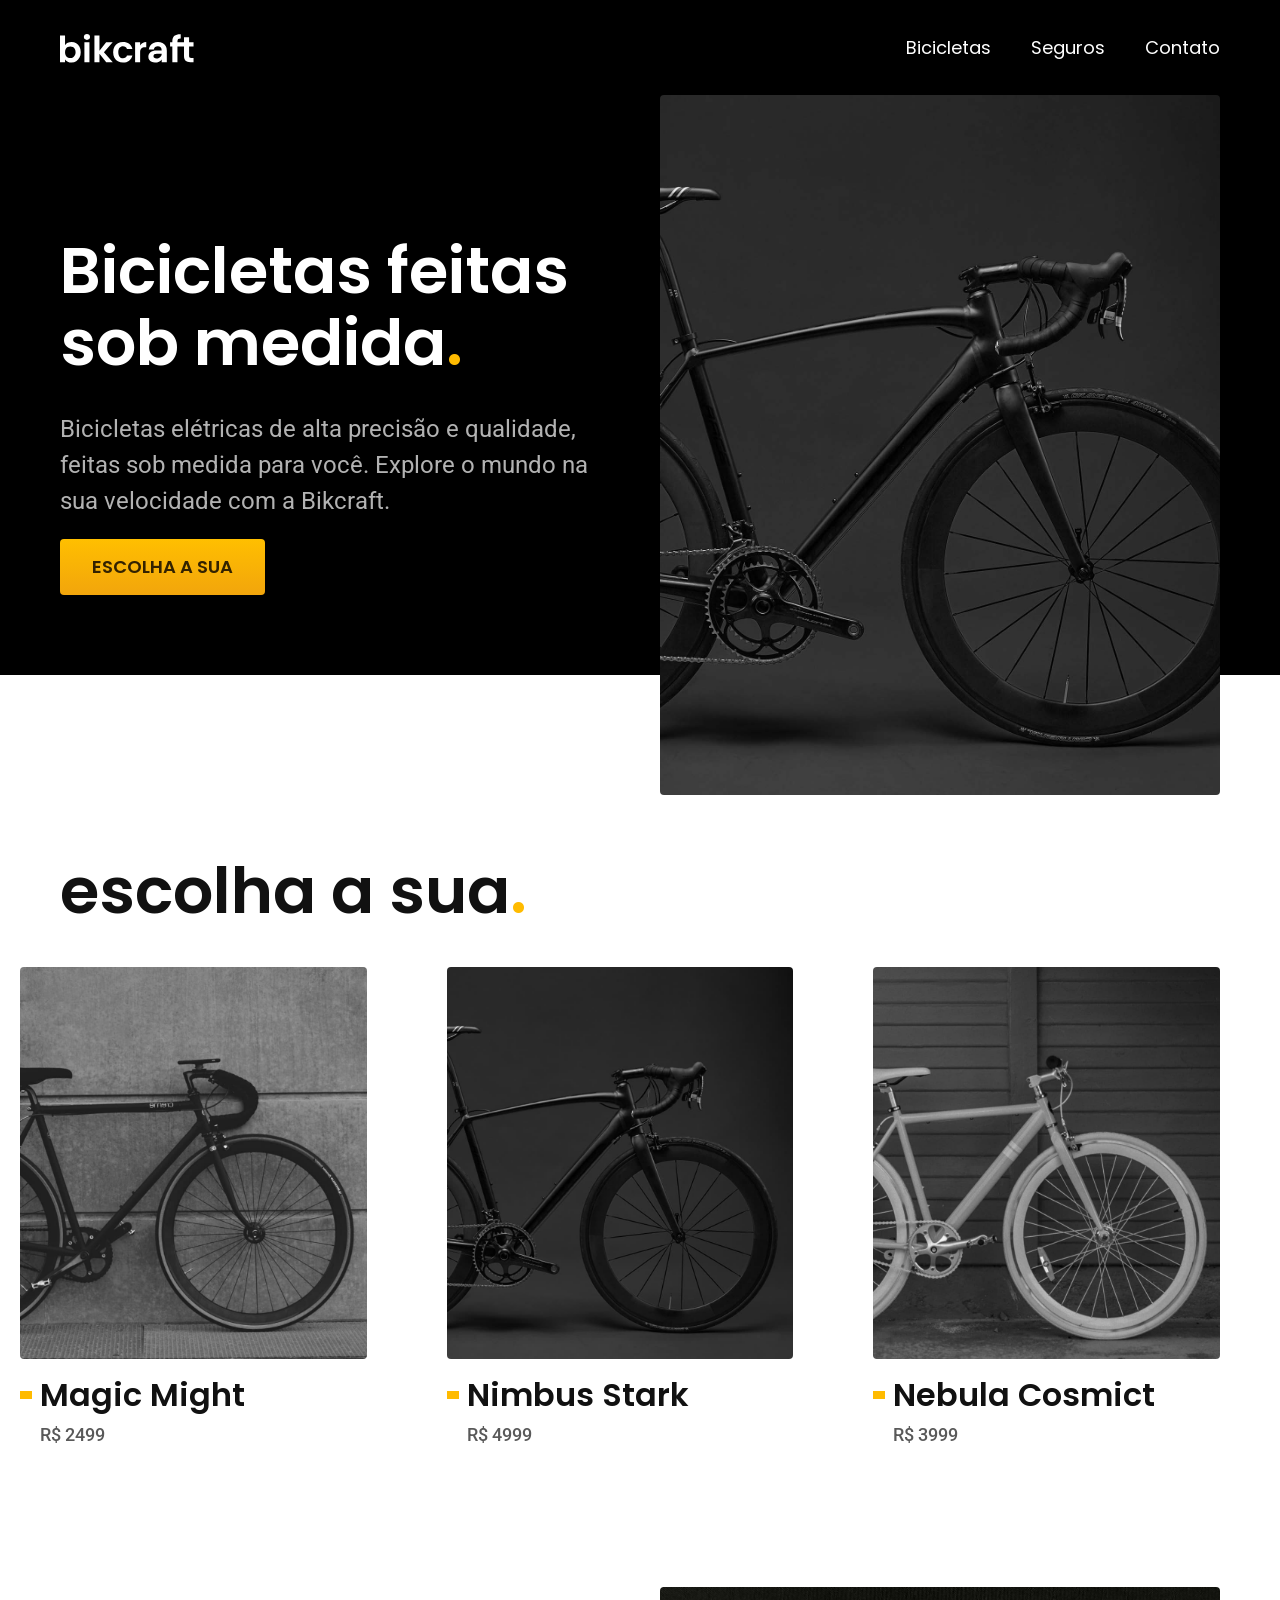
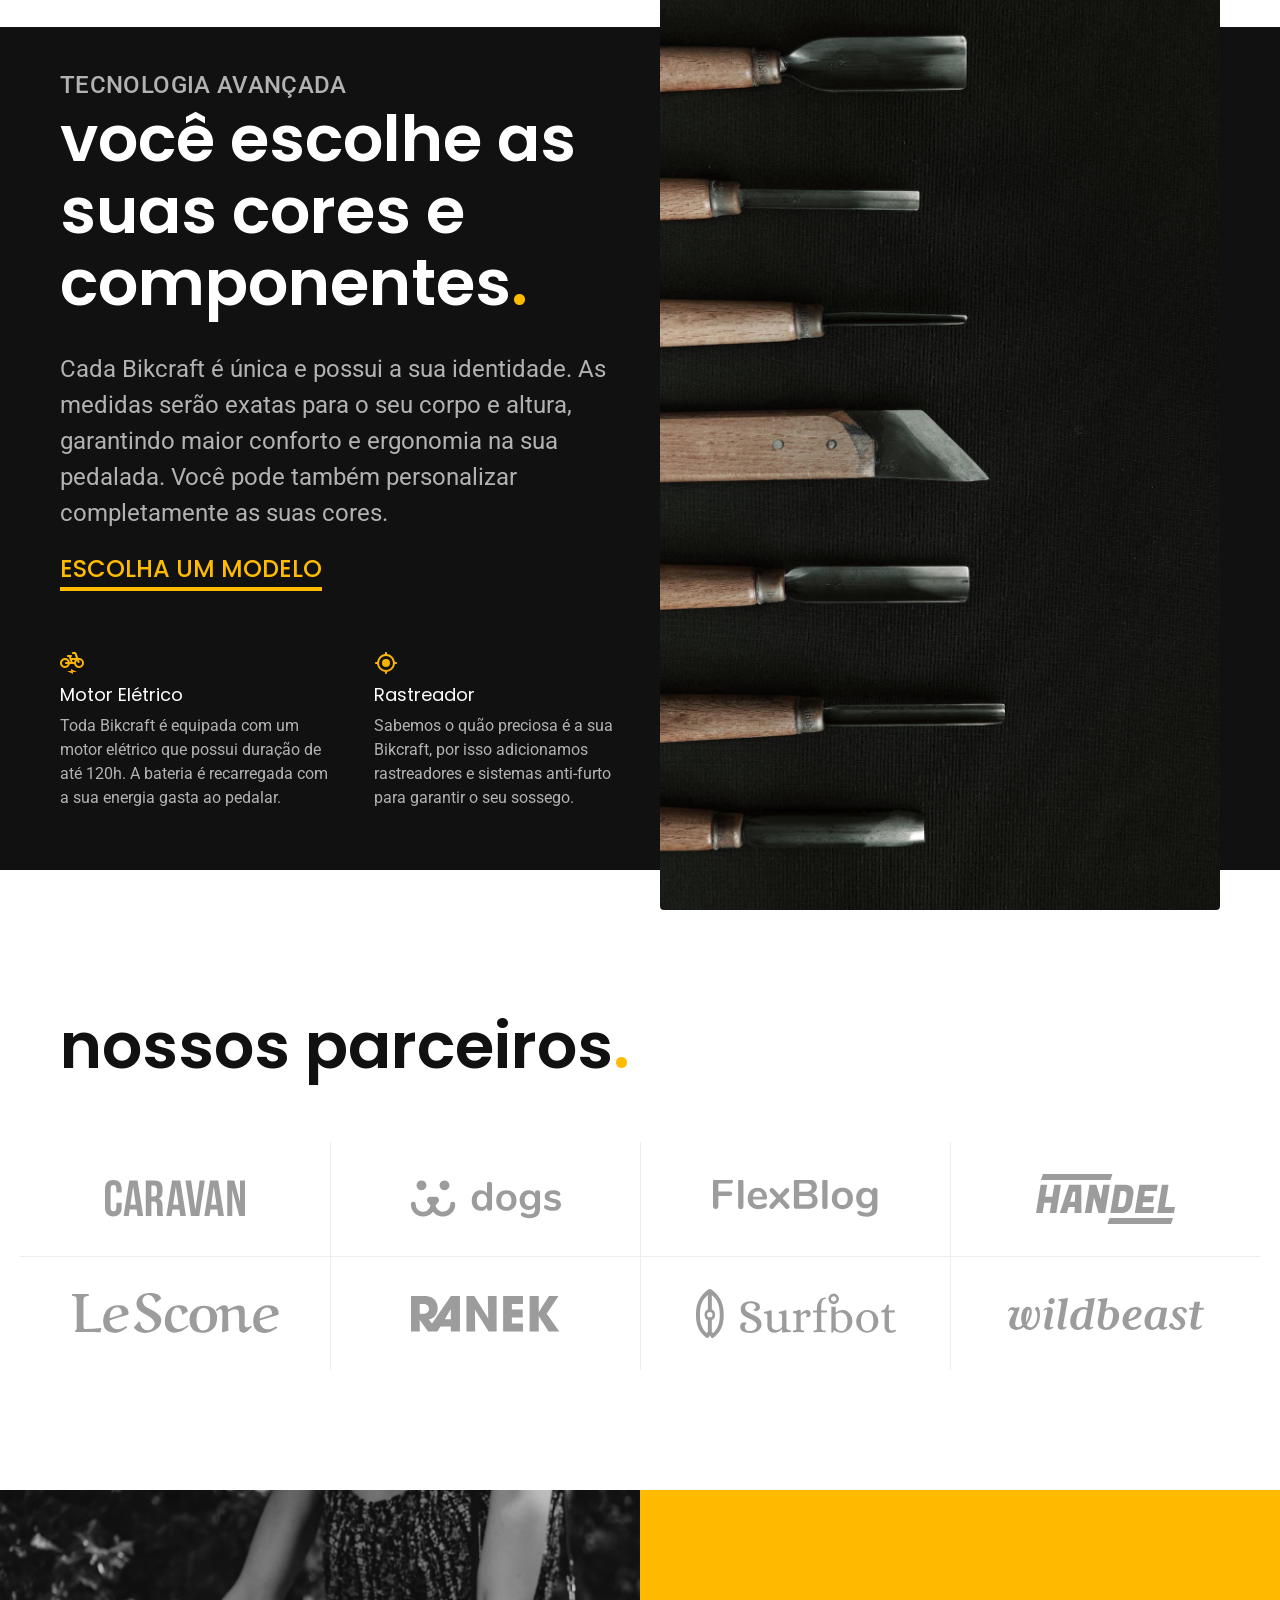
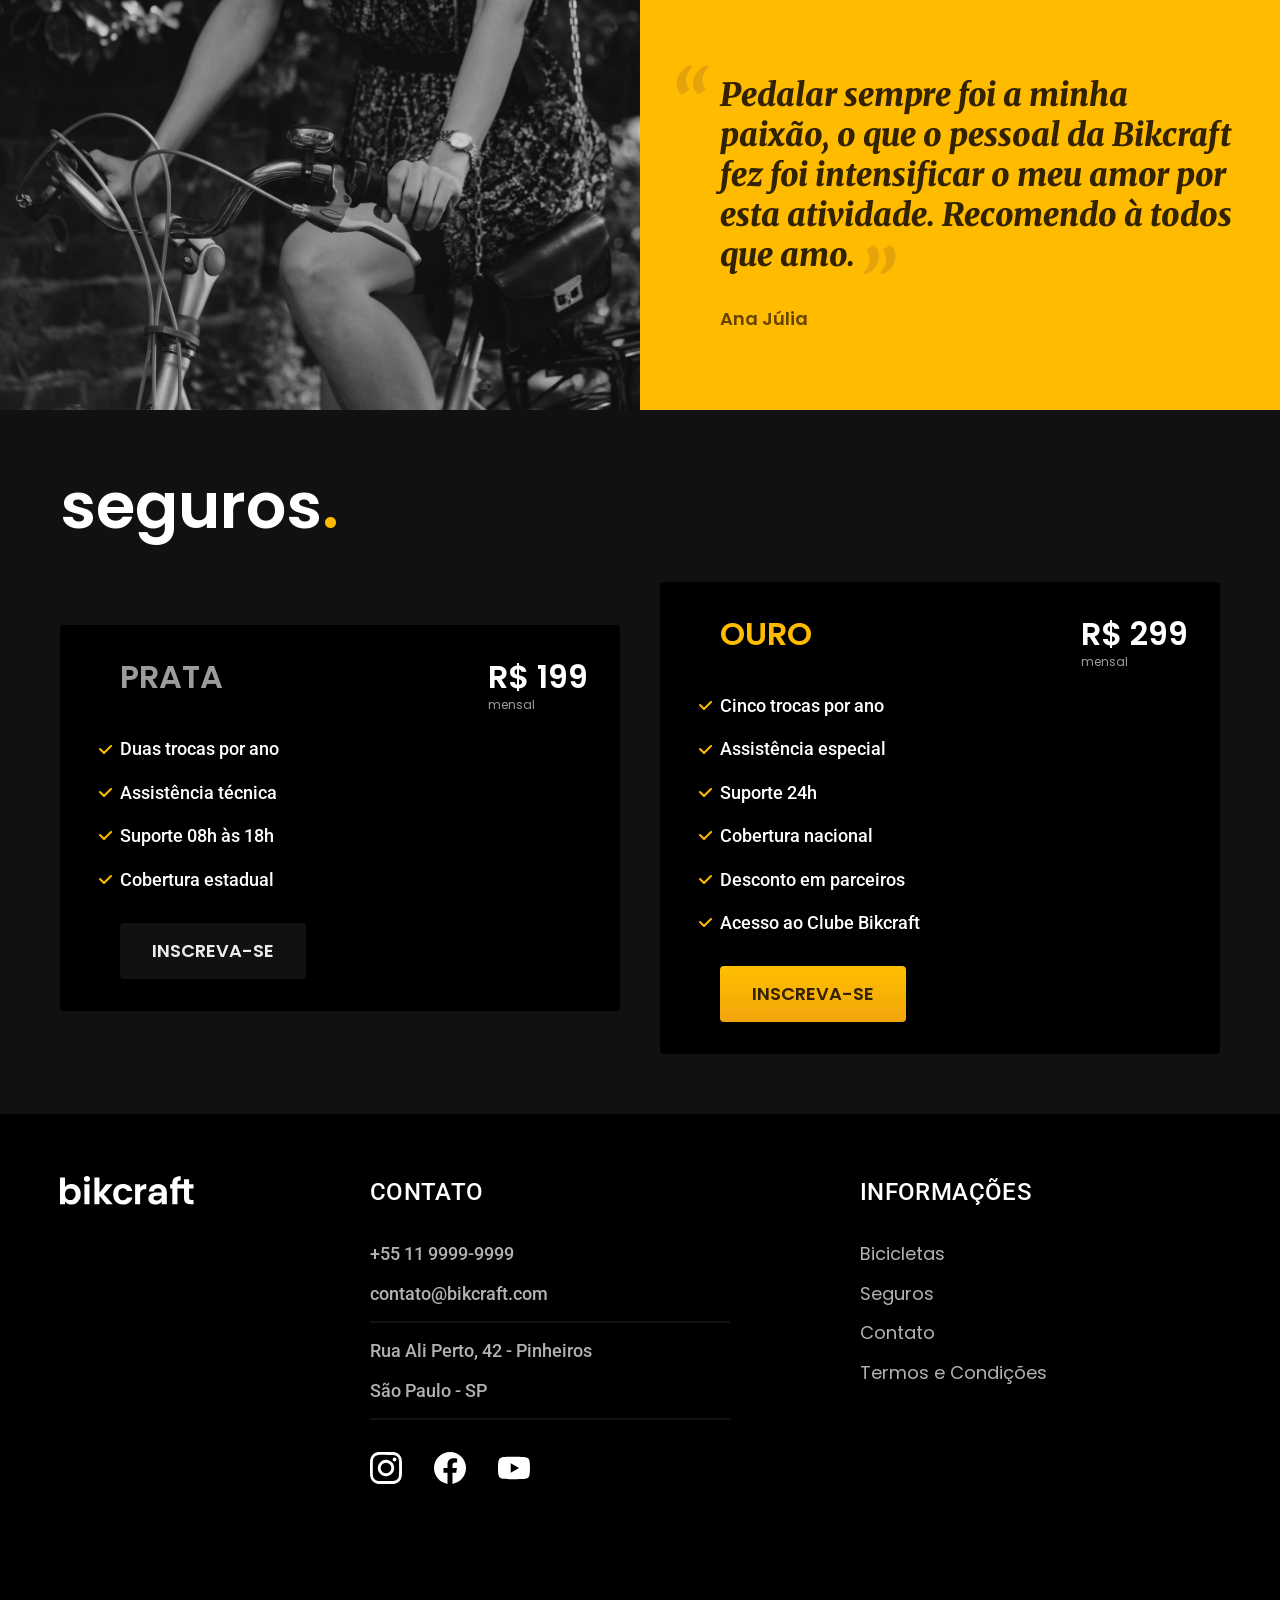
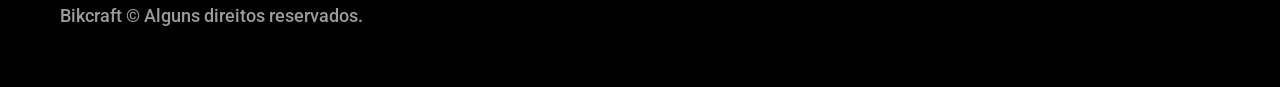
<file: index.html>
<!DOCTYPE html>
<html lang="pt-br">

<head>
  <meta charset="UTF-8">
  <meta name="viewport" content="width=device-width, initial-scale=1.0">
  <title>Bikcraft</title>
  <meta name="description" content="Bicicletas elétricas de alta precisão e qualidade, feitas sob medida para o cliente. Explore o mundo na sua velocidade com a Bikcraft.">

  <link rel="icon" href="./favicon.svg" type="image/svg+xml">
  <link rel="preload" href="./css/style.min.css" as="style">
  <link rel="stylesheet" href="./css/style.min.css">

  <link rel="preconnect" href="https://fonts.googleapis.com">
  <link rel="preconnect" href="https://fonts.gstatic.com" crossorigin>
  <link href="https://fonts.googleapis.com/css2?family=Merriweather:ital,wght@1,900&amp;family=Poppins:wght@500;600&amp;family=Roboto:wght@400;500&amp;display=swap" rel="stylesheet">
</head>

<body>
  <header class="header-bg">
    <div class="header container">
      <a href="./">
        <img src="./img/bikcraft.svg" alt="Logo Bikcraft">
      </a>
      <nav aria-label="primaria">
        <ul class="header-menu font-1-m cor-0">
          <li><a href="./bicicletas.html">Bicicletas</a></li>
          <li><a href="./seguros.html">Seguros</a></li>
          <li><a href="./contato.html">Contato</a></li>
        </ul>
      </nav>
    </div>
  </header>

  <main class="introducao-bg">
    <div class="introducao container">
      <div class="introducao-conteudo">
        <h1 class="font-1-xxl cor-0">Bicicletas feitas sob medida<span class="cor-p1">.</span></h1>
        <p class="font-2-l cor-5">Bicicletas elétricas de alta precisão e qualidade, feitas sob medida para você. Explore o mundo na sua velocidade com a Bikcraft.</p>
        <a href="./bicicletas.html">Escolha a sua</a>
      </div>
      <div>
        <img src="./img/fotos/introducao.jpg" alt="Bicicleta preta">
      </div>
    </div>
  </main>

  <article class="bicicletas-lista">
    <h2 class=" container font-1-xxl cor-11">escolha a sua<span class="cor-p1">.</span></h2>

    <ul>
      <li>
        <a href="./bicicletas/magic.html">
          <img src="./img/bicicletas/magic-home.jpg" alt="Bicicleta preta">
          <h3 class="font-1-xl cor-11">Magic Might</h3>
          <span class="font-2-m cor-8">R$ 2499</span>
      </li>
      <li>
        <a href="./bicicletas/nimbus.html">
          <img src="./img/bicicletas/nimbus-home.jpg" alt="Bicicleta preta">
          <h3 class="font-1-xl cor-11">Nimbus Stark</h3>
          <span class="font-2-m cor-8">R$ 4999</span>
      </li>
      <li>
        <a href="./bicicletas/nebula.html">
          <img src="./img/bicicletas/nebula-home.jpg" alt="Bicicleta preta">
          <h3 class="font-1-xl cor-11">Nebula Cosmict</h3>
          <span class="font-2-m cor-8">R$ 3999</span>
      </li>
    </ul>
  </article>

  <article class="tecnologia-bg">
    <div class="tecnologia container">
      <div class="tecnologia-conteudo">
        <span class="font-2-l-b cor-5">Tecnologia Avançada</span>
        <h2 class="font-1-xxl cor-0">você escolhe as suas cores e componentes<span class="cor-p1">.</span></h2>
        <p class="font-2-l cor-5">Cada Bikcraft é única e possui a sua identidade. As medidas serão exatas para o seu corpo e altura, garantindo maior conforto e ergonomia na sua pedalada. Você pode também personalizar completamente as suas cores.</p>
        <a class="link" href="./bicicletas.html">escolha um modelo</a>
        <div class="tecnologia-vantagens">
          <div>
            <img src="./img/icones/eletrica.svg" alt="">
            <h3 class="font-1-m cor-0">Motor Elétrico</h3>
            <p class="font-2-s cor-5">Toda Bikcraft é equipada com um motor elétrico que possui duração de até 120h. A bateria é recarregada com a sua energia gasta ao pedalar.</p>
          </div>
          <div>
            <img src="./img/icones/rastreador.svg" alt="">
            <h3 class="font-1-m cor-0">Rastreador</h3>
            <p class="font-2-s cor-5">Sabemos o quão preciosa é a sua Bikcraft, por isso adicionamos rastreadores e sistemas anti-furto para garantir o seu sossego.</p>
          </div>
        </div>
      </div>
      <div class="tecnologia-imagem"><img src="./img/fotos/tecnologia.jpg" alt=""></div>
    </div>
  </article>

  <section class="parceiros" aria-label="Nossos Parceiros">
    <h2 class=" container font-1-xxl cor-11">nossos parceiros<span class="cor-p1">.</span></h2>
    <ul>
      <li><img src="./img/parceiros/caravan.svg" alt="caravan"></li>
      <li><img src="./img/parceiros/dogs.svg" alt="dogs"></li>
      <li><img src="./img/parceiros/flexblog.svg" alt="flexblog"></li>
      <li><img src="./img/parceiros/handel.svg" alt="handel"></li>
      <li><img src="./img/parceiros/lescone.svg" alt="lescone"></li>
      <li><img src="./img/parceiros/ranek.svg" alt="ranek"></li>
      <li><img src="./img/parceiros/surfbot.svg" alt="surfbot"></li>
      <li><img src="./img/parceiros/wildbeast.svg" alt="wildbeast"></li>
    </ul>
  </section>

  <section class="depoimento" aria-label="Depoimento">
    <div>
      <img src="./img/fotos/depoimento.jpg" alt="Pessoa pedalando uma bicicleta Bikcraft">
    </div>
    <div class="depoimento-conteudo">
      <blockquote class="font-1-xl cor-p5">
        <p>Pedalar sempre foi a minha paixão, o que o pessoal da Bikcraft fez foi intensificar o meu amor por esta atividade. Recomendo à todos que amo.</p>
      </blockquote>

      <span class="font-1-m-b cor-p4">Ana Júlia</span>
    </div>
  </section>
  <article class="seguros-bg">
    <div class="seguros container">
      <h2 class="font-1-xxl cor-0">seguros<span class="cor-p1">.</span></h2>
      <div class="seguros-item">
        <h3 class="font-1-xl cor-6">PRATA</h3>
        <span class="font-1-xl cor-0">R$ 199 <span class="font-1-xs cor-6">mensal</span></span>
        <ul class="font-2-m cor-0">
          <li>Duas trocas por ano</li>
          <li>Assistência técnica</li>
          <li>Suporte 08h às 18h</li>
          <li>Cobertura estadual</li>
        </ul>
        <a class="botao secundario" href="./orcamento.html">Inscreva-se</a>
      </div>
      <div class="seguros-item">
        <h3 class="font-1-xl cor-p1">OURO</h3>
        <span class="font-1-xl cor-0">R$ 299 <span class="font-1-xs cor-6">mensal</span></span>
        <ul class="font-2-m cor-0">
          <li>Cinco trocas por ano</li>
          <li>Assistência especial</li>
          <li>Suporte 24h</li>
          <li>Cobertura nacional</li>
          <li>Desconto em parceiros</li>
          <li>Acesso ao Clube Bikcraft</li>
        </ul>
        <a class="botao" href="./orcamento.html">Inscreva-se</a>
      </div>
    </div>
  </article>

  <footer class="footer-bg">
    <div class="footer container">
      <img src="./img/bikcraft.svg" alt="Bikcraft">
      <div class="footer-contato">
        <h3 class="font-2-l-b cor-0">Contato</h3>
        <ul class="font-2-m cor-5">
          <li><a href="tel>+5511999999999">+55 11 9999-9999</a></li>
          <li><a href="mailto:contato@bikcraft.com">contato@bikcraft.com</a></li>
          <li>Rua Ali Perto, 42 - Pinheiros</li>
          <li>São Paulo - SP</li>
        </ul>
        <div class="footer-redes">
          <a href="./"><img src="./img/redes/instagram.svg" alt="Instagram">
            <a href="./"><img src="./img/redes/facebook.svg" alt="Facebook">
              <a href="./"><img src="./img/redes/youtube.svg" alt="Youtube">
        </div>
      </div>
      <div class="footer-informacoes">
        <h3 class="font-2-l-b cor-0">Informações</h3>
        <nav>
          <ul class="font-1-m cor-5">
            <li><a href="./bicicletas.html">Bicicletas</a></li>
            <li><a href="./seguros.html">Seguros</a></li>
            <li><a href="./contato.html">Contato</a></li>
            <li><a href="./termos.html">Termos e Condições</a></li>
          </ul>
        </nav>
      </div>
      <p class="footer-copy font-2-m cor-6">Bikcraft © Alguns direitos reservados.</p>
    </div>
  </footer>

  <script src="./js/script.js"></script>
</body>


</html>
</file>
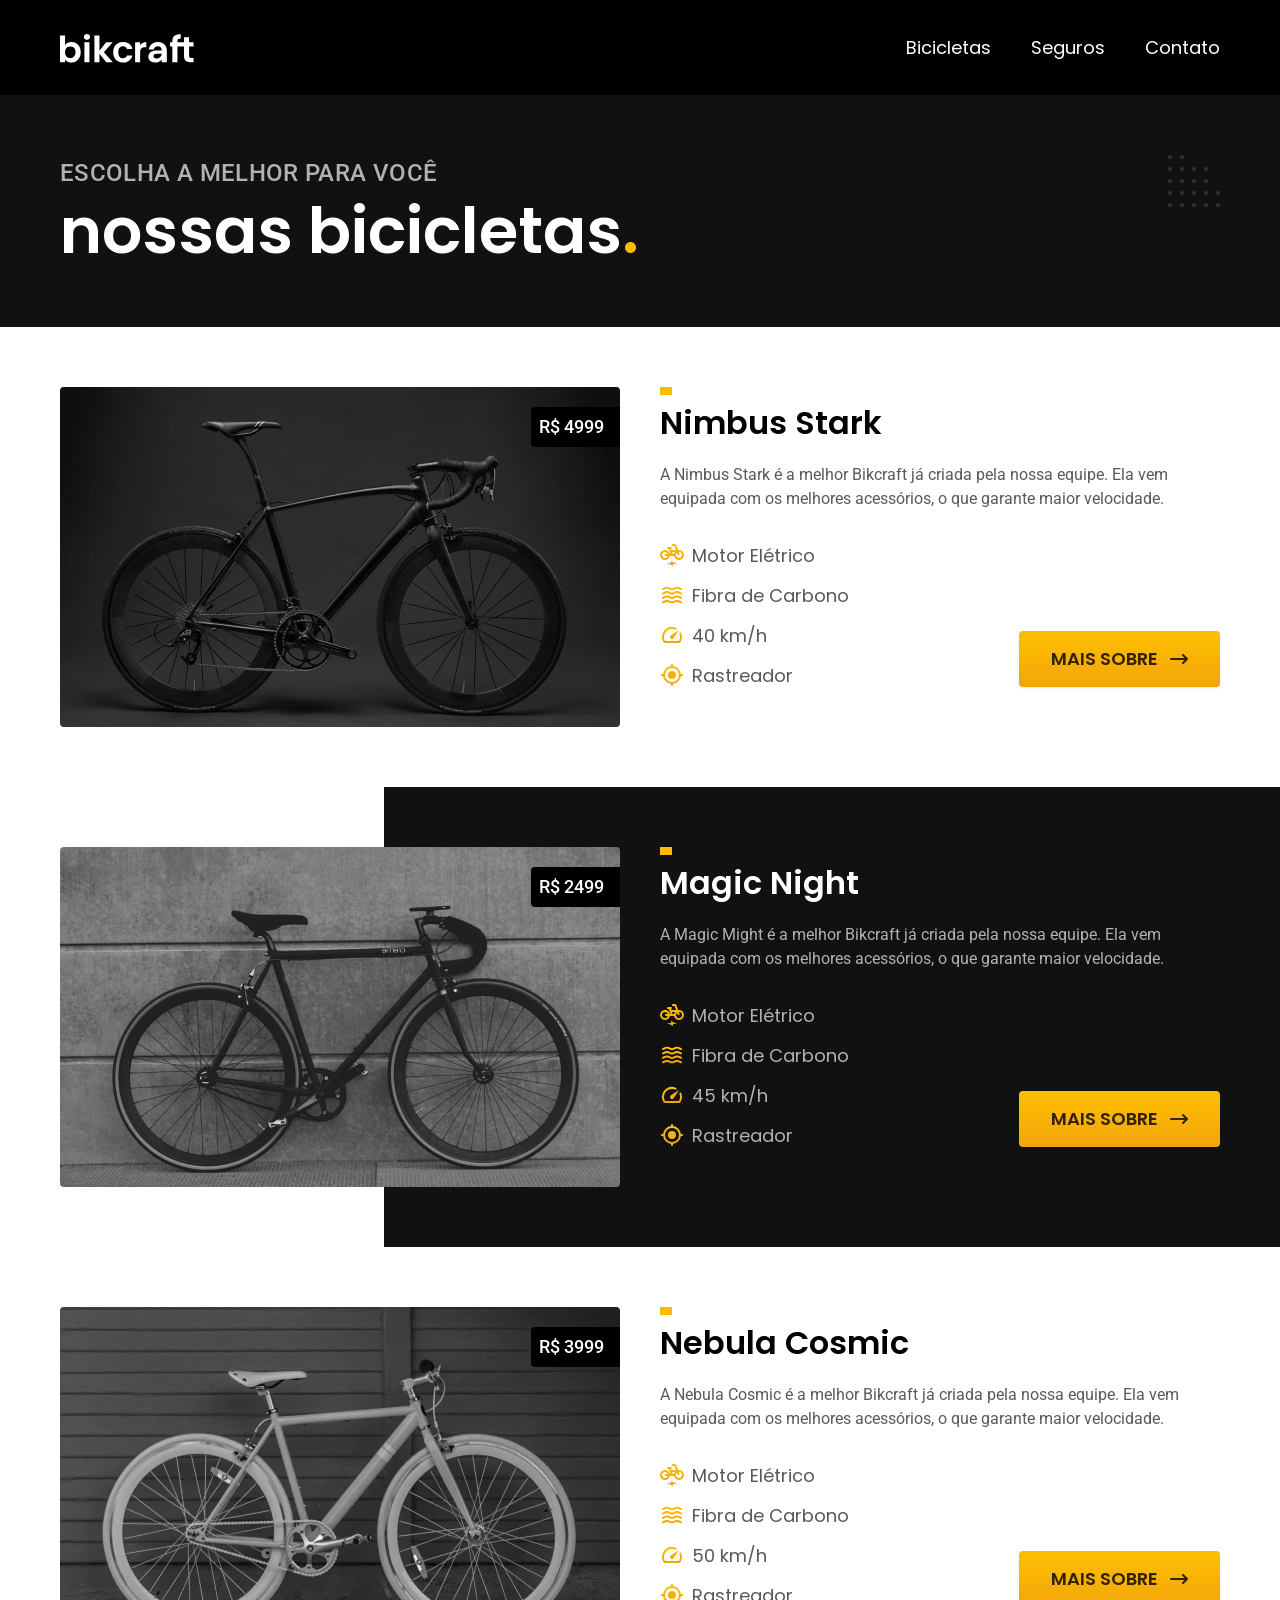
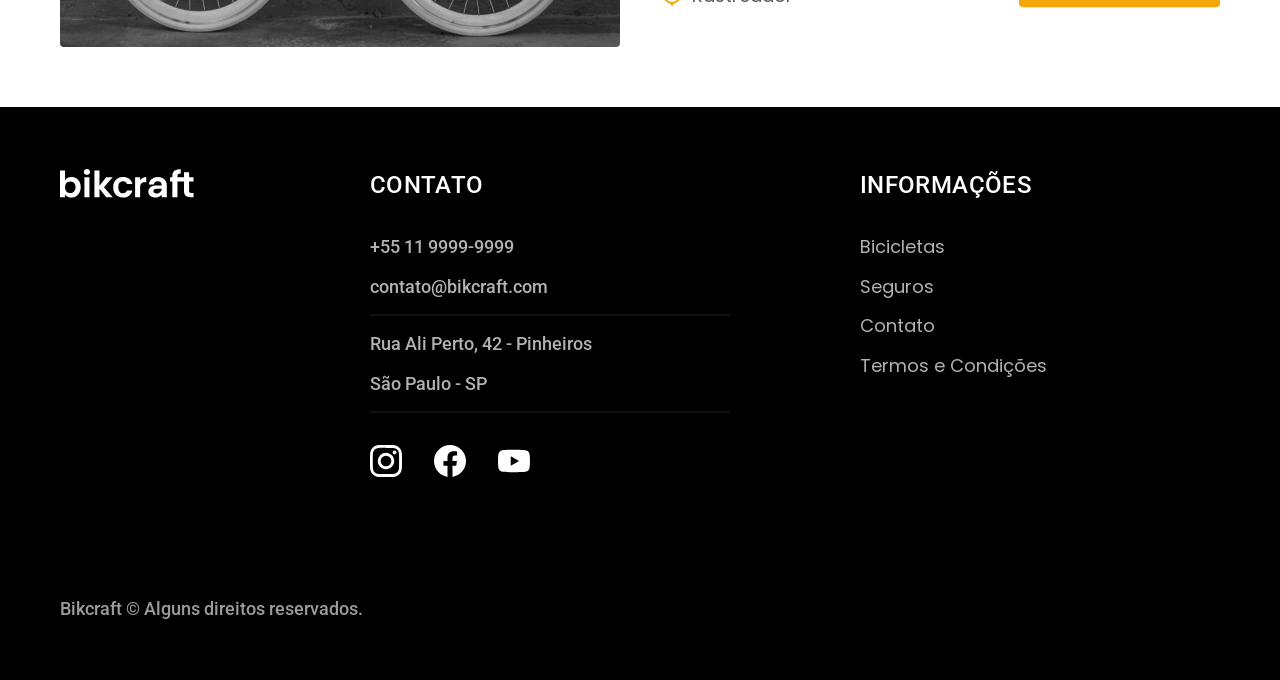
<file: bicicletas.html>
<!DOCTYPE html>
<html lang="pt-br">

<head>
  <meta charset="UTF-8">
  <meta name="viewport" content="width=device-width, initial-scale=1.0">
  <title>Bicicletas | Bikcraft</title>
  <meta name="description" content="Bicicletas elétricas de alta precisão e qualidade, feitas sob medida para o cliente. Explore o mundo na sua velocidade com a Bikcraft.">
  <link rel="icon" href="./favicon.svg" type="image/svg+xml">
  <link rel="preload" href="./css/style.min.css" as="style">
  <link rel="stylesheet" href="./css/style.min.css">
  <link rel="preconnect" href="https://fonts.googleapis.com">
  <link rel="preconnect" href="https://fonts.gstatic.com" crossorigin>
  <link href="https://fonts.googleapis.com/css2?family=Merriweather:ital,wght@1,900&amp;family=Poppins:wght@500;600&amp;family=Roboto:wght@400;500&amp;display=swap" rel="stylesheet">
</head>

<body id="bicicletas">
  <header class="header-bg">
    <div class="header container">
      <a href="./">
        <img src="./img/bikcraft.svg" alt="Logo Bikcraft">
      </a>
      <nav aria-label="primaria">
        <ul class="header-menu font-1-m cor-0">
          <li><a href="./bicicletas.html">Bicicletas</a></li>
          <li><a href="./seguros.html">Seguros</a></li>
          <li><a href="./contato.html">Contato</a></li>
        </ul>
      </nav>
    </div>
  </header>

  <main>
    <div class="titulo-bg">
      <div class="titulo container">
        <p class="font-2-l-b cor-5">Escolha a melhor para você</p>
        <h1 class="font-1-xxl cor-0">nossas bicicletas<span class="cor-p1">.</span></h1>
      </div>
    </div>

    <div class="bicicletas container">
      <div class="bicicletas-imagem">
        <img src="./img/bicicletas/nimbus.jpg" alt="Bicicleta preta">
        <span class="font-2-m cor-0">R$ 4999</span>
      </div>
      <div class="bicicletas-conteudo">
        <h2 class="font-1-xl">Nimbus Stark</h2>
        <p class="font-2-s cor-8">A Nimbus Stark é a melhor Bikcraft já criada pela nossa equipe. Ela vem equipada com os melhores acessórios, o que garante maior velocidade.</p>
        <ul class="font-1-m cor-8">
          <li><img src="./img/icones/eletrica.svg" alt="">Motor Elétrico</li>
          <li><img src="./img/icones/carbono.svg" alt="">Fibra de Carbono</li>
          <li><img src="./img/icones/velocidade.svg" alt="">40 km/h</li>
          <li><img src="./img/icones/rastreador.svg" alt="">Rastreador</li>
        </ul>
        <a class="botao seta" href="./bicicletas/nimbus.html">Mais Sobre</a>
      </div>
    </div>


    <div class="bicicletas-bg">
      <div class="bicicletas container">
        <div class="bicicletas-imagem">
          <img src="./img/bicicletas/magic.jpg" alt="Bicicleta preta">
          <span class="font-2-m cor-0">R$ 2499</span>
        </div>
        <div class="bicicletas-conteudo">
          <h2 class="font-1-xl cor-0">Magic Night</h2>
          <p class="font-2-s cor-5">A Magic Might é a melhor Bikcraft já criada pela nossa equipe. Ela vem equipada com os melhores acessórios, o que garante maior velocidade.</p>
          <ul class="font-1-m cor-5">
            <li><img src="./img/icones/eletrica.svg" alt="">Motor Elétrico</li>
            <li><img src="./img/icones/carbono.svg" alt="">Fibra de Carbono</li>
            <li><img src="./img/icones/velocidade.svg" alt="">45 km/h</li>
            <li><img src="./img/icones/rastreador.svg" alt="">Rastreador</li>
          </ul>
          <a class="botao seta" href="./bicicletas/magic.html">Mais Sobre</a>

        </div>
      </div>

    </div>


    <div class="bicicletas container">
      <div class="bicicletas-imagem">
        <img src="./img/bicicletas/nebula.jpg" alt="Bicicleta preta">
        <span class="font-2-m cor-0">R$ 3999</span>
      </div>
      <div class="bicicletas-conteudo">
        <h2 class="font-1-xl">Nebula Cosmic</h2>
        <p class="font-2-s cor-8">A Nebula Cosmic é a melhor Bikcraft já criada pela nossa equipe. Ela vem equipada com os melhores acessórios, o que garante maior velocidade.</p>
        <ul class="font-1-m cor-8">
          <li><img src="./img/icones/eletrica.svg" alt="">Motor Elétrico</li>
          <li><img src="./img/icones/carbono.svg" alt="">Fibra de Carbono</li>
          <li><img src="./img/icones/velocidade.svg" alt="">50 km/h</li>
          <li><img src="./img/icones/rastreador.svg" alt="">Rastreador</li>
        </ul>
        <a class="botao seta" href="./bicicletas/nebula.html">Mais Sobre</a>

      </div>
    </div>

  </main>


  <footer class="footer-bg">
    <div class="footer container">
      <img src="./img/bikcraft.svg" alt="Bikcraft">
      <div class="footer-contato">
        <h3 class="font-2-l-b cor-0">Contato</h3>
        <ul class="font-2-m cor-5">
          <li><a href="tel>+5511999999999">+55 11 9999-9999</a></li>
          <li><a href="mailto:contato@bikcraft.com">contato@bikcraft.com</a></li>
          <li>Rua Ali Perto, 42 - Pinheiros</li>
          <li>São Paulo - SP</li>
        </ul>
        <div class="footer-redes">
          <a href="./"><img src="./img/redes/instagram.svg" alt="Instagram">
            <a href="./"><img src="./img/redes/facebook.svg" alt="Facebook">
              <a href="./"><img src="./img/redes/youtube.svg" alt="Youtube">
        </div>
      </div>
      <div class="footer-informacoes">
        <h3 class="font-2-l-b cor-0">Informações</h3>
        <nav>
          <ul class="font-1-m cor-5">
            <li><a href="./bicicletas.html">Bicicletas</a></li>
            <li><a href="./seguros.html">Seguros</a></li>
            <li><a href="./contato.html">Contato</a></li>
            <li><a href="./termos.html">Termos e Condições</a></li>
          </ul>
        </nav>
      </div>
      <p class="footer-copy font-2-m cor-6">Bikcraft © Alguns direitos reservados.</p>
    </div>
  </footer>

  <script src="./js/script.js"></script>
</body>


</html>
</file>
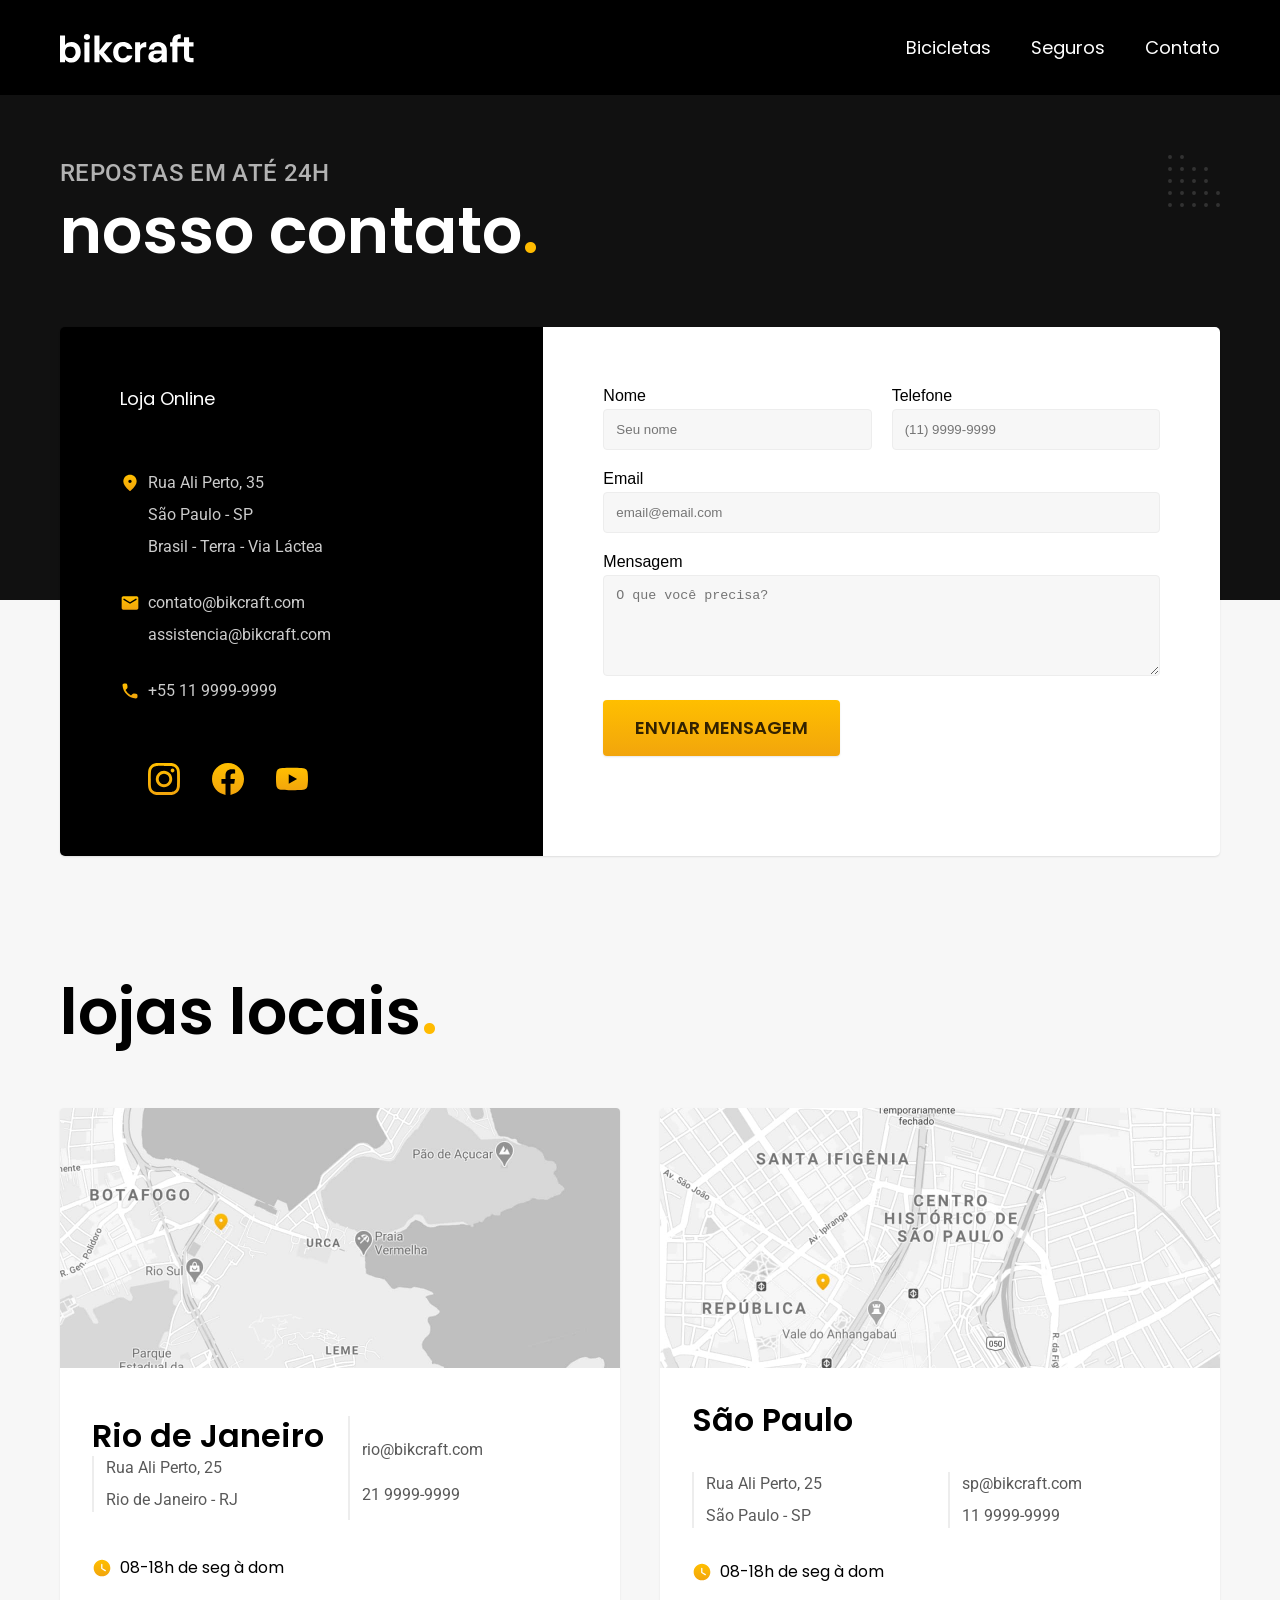
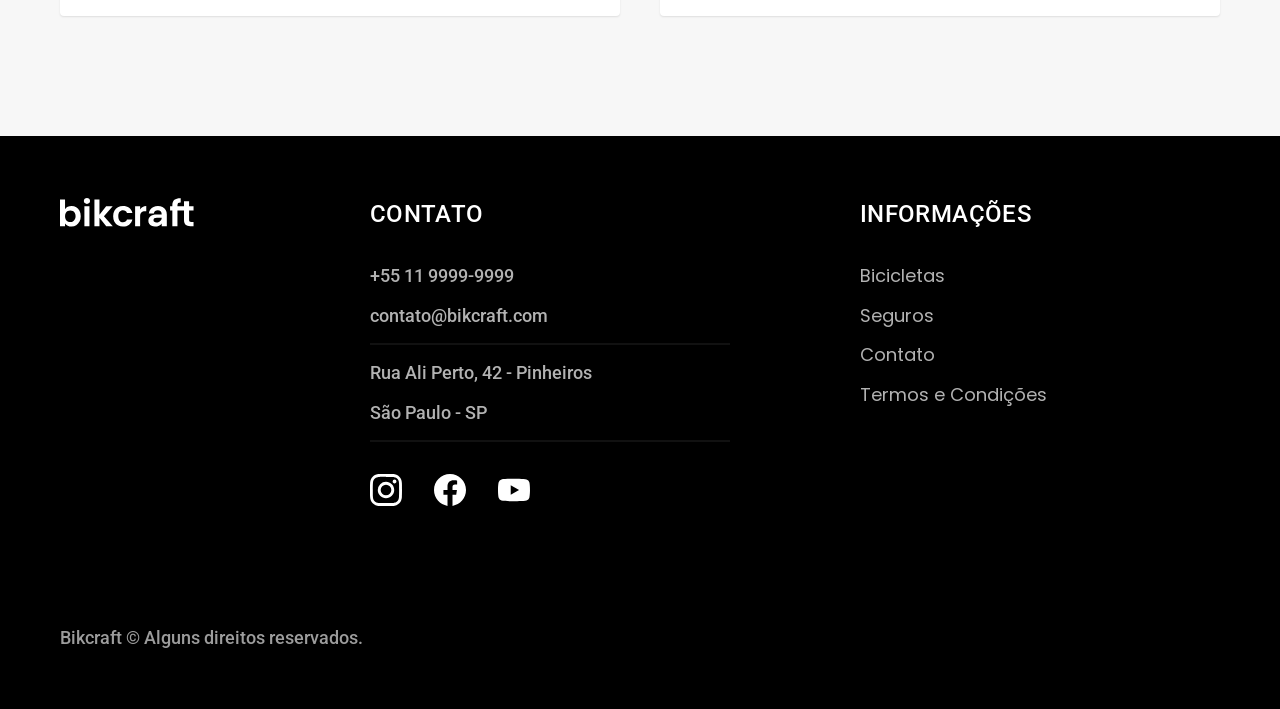
<file: contato.html>
<!DOCTYPE html>
<html lang="pt-br">

<head>
  <meta charset="UTF-8">
  <meta name="viewport" content="width=device-width, initial-scale=1.0">
  <title>Contato | Bikcraft</title>
  <meta name="description" content="Bicicletas elétricas de alta precisão e qualidade, feitas sob medida para o cliente. Explore o mundo na sua velocidade com a Bikcraft.">
  <link rel="icon" href="./favicon.svg" type="image/svg+xml">
  <link rel="preload" href="./css/style.min.css" as="style">
  <link rel="stylesheet" href="./css/style.min.css">
  <link rel="preconnect" href="https://fonts.googleapis.com">
  <link rel="preconnect" href="https://fonts.gstatic.com" crossorigin>
  <link href="https://fonts.googleapis.com/css2?family=Merriweather:ital,wght@1,900&amp;family=Poppins:wght@500;600&amp;family=Roboto:wght@400;500&amp;display=swap" rel="stylesheet">
</head>

<body id="contato">
  <header class="header-bg">
    <div class="header container">
      <a href="./">
        <img src="./img/bikcraft.svg" alt="Logo Bikcraft">
      </a>
      <nav aria-label="primaria">
        <ul class="header-menu font-1-m cor-0">
          <li><a href="./bicicletas.html">Bicicletas</a></li>
          <li><a href="./seguros.html">Seguros</a></li>
          <li><a href="./contato.html">Contato</a></li>
        </ul>
      </nav>
    </div>
  </header>

  <main>
    <div class="titulo-bg">
      <div class="titulo container">
        <p class="font-2-l-b cor-5">repostas em até 24h</p>
        <h1 class="font-1-xxl cor-0">nosso contato<span class="cor-p1">.</span></h1>
      </div>
    </div>

    <div class="contato container">
      <section class="contato-dados" aria-label="Endereço">
        <h2 class="font-1-m cor-0">Loja Online</h2>
        <div class="contato-endereco font-2-s cor-4">
          <p>Rua Ali Perto, 35</p>
          <p>São Paulo - SP</p>
          <p>Brasil - Terra - Via Láctea</p>
        </div>
        <address class="contato-meios font-2-s cor-4">
          <a href="mailto:contato@bikcraft.com">contato@bikcraft.com</a>
          <a href="mailto:assistencia@bikcraft.com">assistencia@bikcraft.com</a>
          <a href="tel:+551199999999">+55 11 9999-9999</a>
        </address>
        <div class="contato-redes">
          <a href="./"><img src="./img/redes/instagram-p.svg" alt="Instagram">
            <a href="./"><img src="./img/redes/facebook-p.svg" alt="Facebook">
              <a href="./"><img src="./img/redes/youtube-p.svg" alt="Youtube">
        </div>
      </section>
      <section class="contato-formulario" aria-label="Formulário">
        <form class="form" action="./contato.html">
          <div>
            <label for="nome">Nome</label>
            <input type="text" id="nome" name="nome" placeholder="Seu nome">
          </div>
          <div>
            <label for="nome">Telefone</label>
            <input type="text" id="telefone" name="telefone" placeholder="(11) 9999-9999">
          </div>
          <div class="col-2">
            <label for="email">Email</label>
            <input type="email" id="email" name="email" placeholder="email@email.com">
          </div>
          <div class="col-2">
            <label for="mensagem">Mensagem</label>
            <textarea rows="5" id="email" name="email" placeholder="O que você precisa?"></textarea>
          </div>
          <button class="botao col-2">Enviar Mensagem</button>
        </form>
      </section>
    </div>
  </main>
  <article class="lojas container">
    <h2 class="font-1-xxl">lojas locais<span class="cor-p1">.</span></h2>

    <div class="lojas-item">
      <img src="./img/lojas/rj.jpg" alt="mapa marcando o endereço da loja no Rio de Janeiro">
      <div class="lojas-conteudo">
        <h3 class="font-1-xl">Rio de Janeiro</h3>
        <div class="lojas-dados font-2-s cor-8">
          <p>Rua Ali Perto, 25</p>
          <p>Rio de Janeiro - RJ</p>
        </div>
        <div class="lojas-dados font-2-s cor-8">
          <a href="mailto:rio@bikcraft.com">rio@bikcraft.com</a>
          <a href="tel:+552199999999">21 9999-9999</a>
        </div>
        <p class="lojas-tempo font-1-s"><img src="./img/icones/horario.svg" alt="">08-18h de seg à dom</p>
      </div>
    </div>

    <div class="lojas-item">
      <img src="./img/lojas/sp.jpg" alt="mapa marcando o endereço da loja no Rio de Janeiro">
      <div class="lojas-conteudo">
        <h3 class="font-1-xl">São Paulo</h3>
        <div class="lojas-dados font-2-s cor-8">
          <p>Rua Ali Perto, 25</p>
          <p>São Paulo - SP</p>
        </div>
        <div class="lojas-dados font-2-s cor-8">
          <a href="mailto:rio@bikcraft.com">sp@bikcraft.com</a>
          <a href="tel:+551199999999">11 9999-9999</a>
        </div>
        <p class="lojas-tempo font-1-s"><img src="./img/icones/horario.svg" alt="">08-18h de seg à dom</p>
      </div>
    </div>

  </article>

  <footer class="footer-bg">
    <div class="footer container">
      <img src="./img/bikcraft.svg" alt="Bikcraft">
      <div class="footer-contato">
        <h3 class="font-2-l-b cor-0">Contato</h3>
        <ul class="font-2-m cor-5">
          <li><a href="tel>+5511999999999">+55 11 9999-9999</a></li>
          <li><a href="mailto:contato@bikcraft.com">contato@bikcraft.com</a></li>
          <li>Rua Ali Perto, 42 - Pinheiros</li>
          <li>São Paulo - SP</li>
        </ul>
        <div class="footer-redes">
          <a href="./"><img src="./img/redes/instagram.svg" alt="Instagram">
            <a href="./"><img src="./img/redes/facebook.svg" alt="Facebook">
              <a href="./"><img src="./img/redes/youtube.svg" alt="Youtube">
        </div>
      </div>
      <div class="footer-informacoes">
        <h3 class="font-2-l-b cor-0">Informações</h3>
        <nav>
          <ul class="font-1-m cor-5">
            <li><a href="./bicicletas.html">Bicicletas</a></li>
            <li><a href="./seguros.html">Seguros</a></li>
            <li><a href="./contato.html">Contato</a></li>
            <li><a href="./termos.html">Termos e Condições</a></li>
          </ul>
        </nav>
      </div>
      <p class="footer-copy font-2-m cor-6">Bikcraft © Alguns direitos reservados.</p>
    </div>
  </footer>

  <script src="./js/script.js"></script>
</body>


</html>
</file>
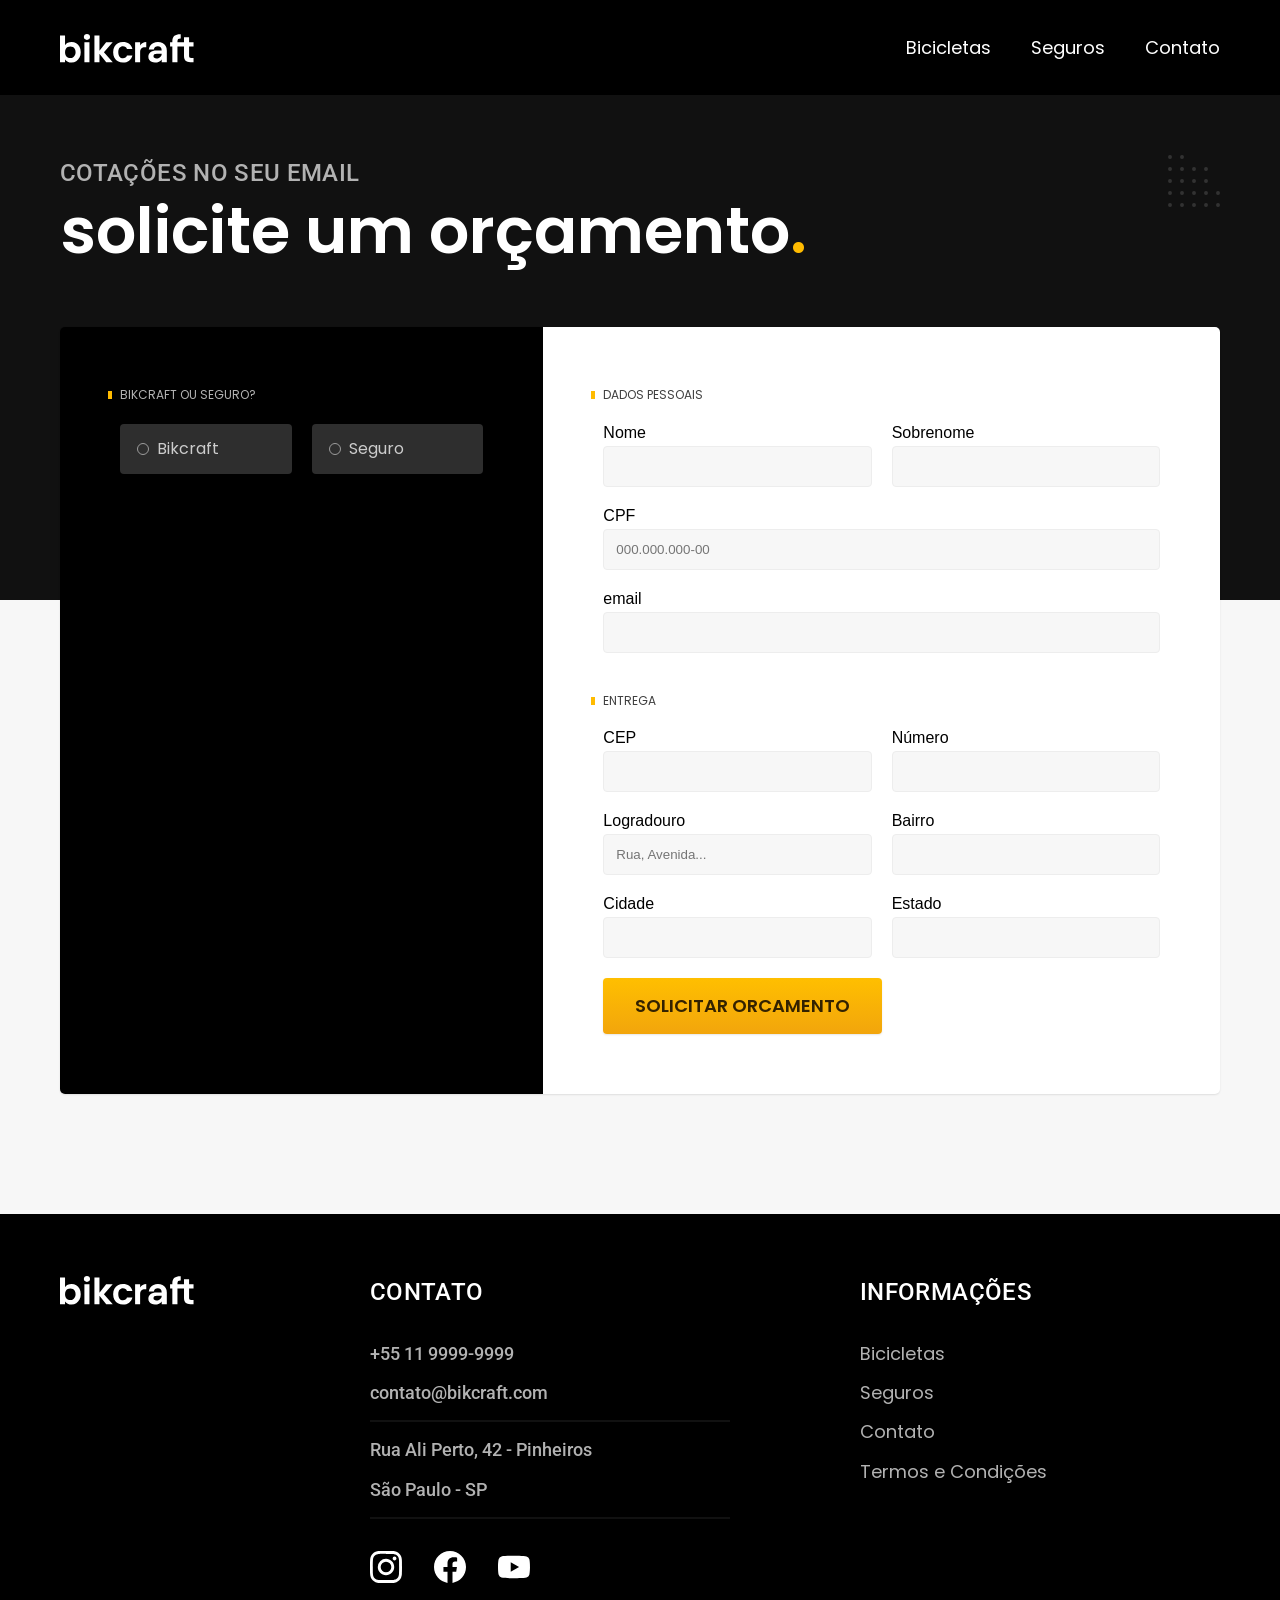
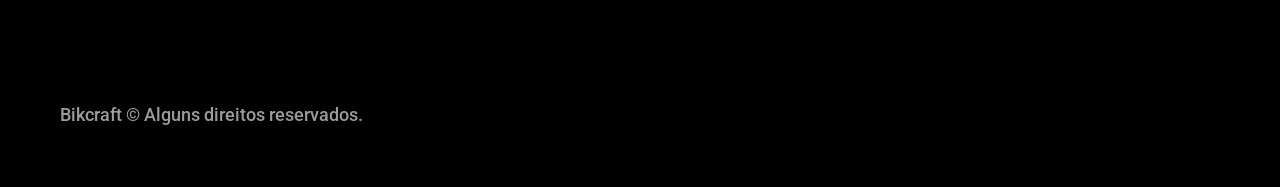
<file: orcamento.html>
<!DOCTYPE html>
<html lang="pt-br">

<head>
  <meta charset="UTF-8">
  <meta name="viewport" content="width=device-width, initial-scale=1.0">
  <title>Orçamento | Bikcraft</title>
  <meta name="description" content="Bicicletas elétricas de alta precisão e qualidade, feitas sob medida para o cliente. Explore o mundo na sua velocidade com a Bikcraft.">
  <link rel="icon" href="./favicon.svg" type="image/svg+xml">
  <link rel="preload" href="./css/style.min.css" as="style">
  <link rel="stylesheet" href="./css/style.min.css">
  <link rel="preconnect" href="https://fonts.googleapis.com">
  <link rel="preconnect" href="https://fonts.gstatic.com" crossorigin>
  <link href="https://fonts.googleapis.com/css2?family=Merriweather:ital,wght@1,900&amp;family=Poppins:wght@500;600&amp;family=Roboto:wght@400;500&amp;display=swap" rel="stylesheet">
</head>

<body id="orcamento">
  <header class="header-bg">
    <div class="header container">
      <a href="./">
        <img src="./img/bikcraft.svg" alt="Logo Bikcraft">
      </a>
      <nav aria-label="primaria">
        <ul class="header-menu font-1-m cor-0">
          <li><a href="./bicicletas.html">Bicicletas</a></li>
          <li><a href="./seguros.html">Seguros</a></li>
          <li><a href="./contato.html">Contato</a></li>
        </ul>
      </nav>
    </div>
  </header>

  <main>
    <div class="titulo-bg">
      <div class="titulo container">
        <p class="font-2-l-b cor-5">Cotações no seu email</p>
        <h1 class="font-1-xxl cor-0">solicite um orçamento<span class="cor-p1">.</span></h1>
      </div>
    </div>

    <form class="orcamento container" action="./">
      <div class="orcamento-produto">
        <h2 class="font-1-xs cor-5">Bikcraft ou Seguro?</h2>

        <input type="radio" name="tipo" value="bikcraft" id="bikcraft">
        <label for="bikcraft">Bikcraft</label>

        <input type="radio" name="tipo" value="seguro" id="seguro">
        <label for="seguro">Seguro</label>

        <div class="orcamento-conteudo" id="orcamento-bikcraft">
          <h2 class="font-1-xs cor-0">Escolha a sua</h2>

          <input type="radio" name="produto" value="nimbus" id="nimbus">
          <label for="nimbus">Nimbus Stark <span>4999</span></label>

          <input type="radio" name="produto" value="magic" id="magic">
          <label for="magic">Magic Night <span>2499</span></label>

          <input type="radio" name="produto" value="nebula" id="nebula">
          <label for="nebula">Nebula Cosmic <span>3999</span></label>

        </div>

        <div class="orcamento-conteudo" id="orcamento-seguro">
          <h2 class="font-1-xs cor-0">Escolha o plano</h2>

          <input type="radio" name="produto" value="prata" id="prata">
          <label for="prata">Prata <span>199</span></label>

          <input type="radio" name="produto" value="ouro" id="ouro">
          <label for="ouro">Ouro <span>299</span></label>
        </div>

      </div>

      <div class="orcamento-dados form">
        <h2 class="font-1-xs cor-9 col-2">Dados Pessoais</h2>
        <div>
          <label for="nome">Nome</label>
          <input type="text" id="nome" name="nome">
        </div>
        <div>
          <label for="sobrenome">Sobrenome</label>
          <input type="text" id="sobrenome" name="sobrenome">
        </div>
        <div class="col-2">
          <label for="cpf">CPF</label>
          <input type="text" id="cpf" name="cpf" placeholder="000.000.000-00">
        </div>
        <div class="col-2">
          <label for="email">email</label>
          <input type="email" id="email" name="email">
        </div>
        <h2 class="font-1-xs cor-9 col-2">Entrega</h2>
        <div>
          <label for="cep">CEP</label>
          <input type="text" id="cep" name="cep">
        </div>
        <div>
          <label for="numero">Número</label>
          <input type="text" id="numero" name="numero">
        </div>
        <div>
          <label for="logradouro">Logradouro</label>
          <input type="text" id="logradouro" name="logradouro" placeholder="Rua, Avenida...">
        </div>
        <div>
          <label for="bairro">Bairro</label>
          <input type="text" id="bairro" name="bairro">
        </div>
        <div>
          <label for="cidade">Cidade</label>
          <input type="text" id="cidade" name="cidade">
        </div>
        <div>
          <label for="estado">Estado</label>
          <input type="text" id="estado" name="estado">
        </div>
        <button class="botao col-2">Solicitar orcamento</button>


      </div>
    </form>
  </main>


  <footer class="footer-bg">
    <div class="footer container">
      <img src="./img/bikcraft.svg" alt="Bikcraft">
      <div class="footer-contato">
        <h3 class="font-2-l-b cor-0">Contato</h3>
        <ul class="font-2-m cor-5">
          <li><a href="tel>+5511999999999">+55 11 9999-9999</a></li>
          <li><a href="mailto:contato@bikcraft.com">contato@bikcraft.com</a></li>
          <li>Rua Ali Perto, 42 - Pinheiros</li>
          <li>São Paulo - SP</li>
        </ul>
        <div class="footer-redes">
          <a href="./"><img src="./img/redes/instagram.svg" alt="Instagram">
            <a href="./"><img src="./img/redes/facebook.svg" alt="Facebook">
              <a href="./"><img src="./img/redes/youtube.svg" alt="Youtube">
        </div>
      </div>
      <div class="footer-informacoes">
        <h3 class="font-2-l-b cor-0">Informações</h3>
        <nav>
          <ul class="font-1-m cor-5">
            <li><a href="./bicicletas.html">Bicicletas</a></li>
            <li><a href="./seguros.html">Seguros</a></li>
            <li><a href="./contato.html">Contato</a></li>
            <li><a href="./termos.html">Termos e Condições</a></li>
          </ul>
        </nav>
      </div>
      <p class="footer-copy font-2-m cor-6">Bikcraft © Alguns direitos reservados.</p>
    </div>
  </footer>

  <script src="./js/script.js"></script>
</body>


</html>
</file>
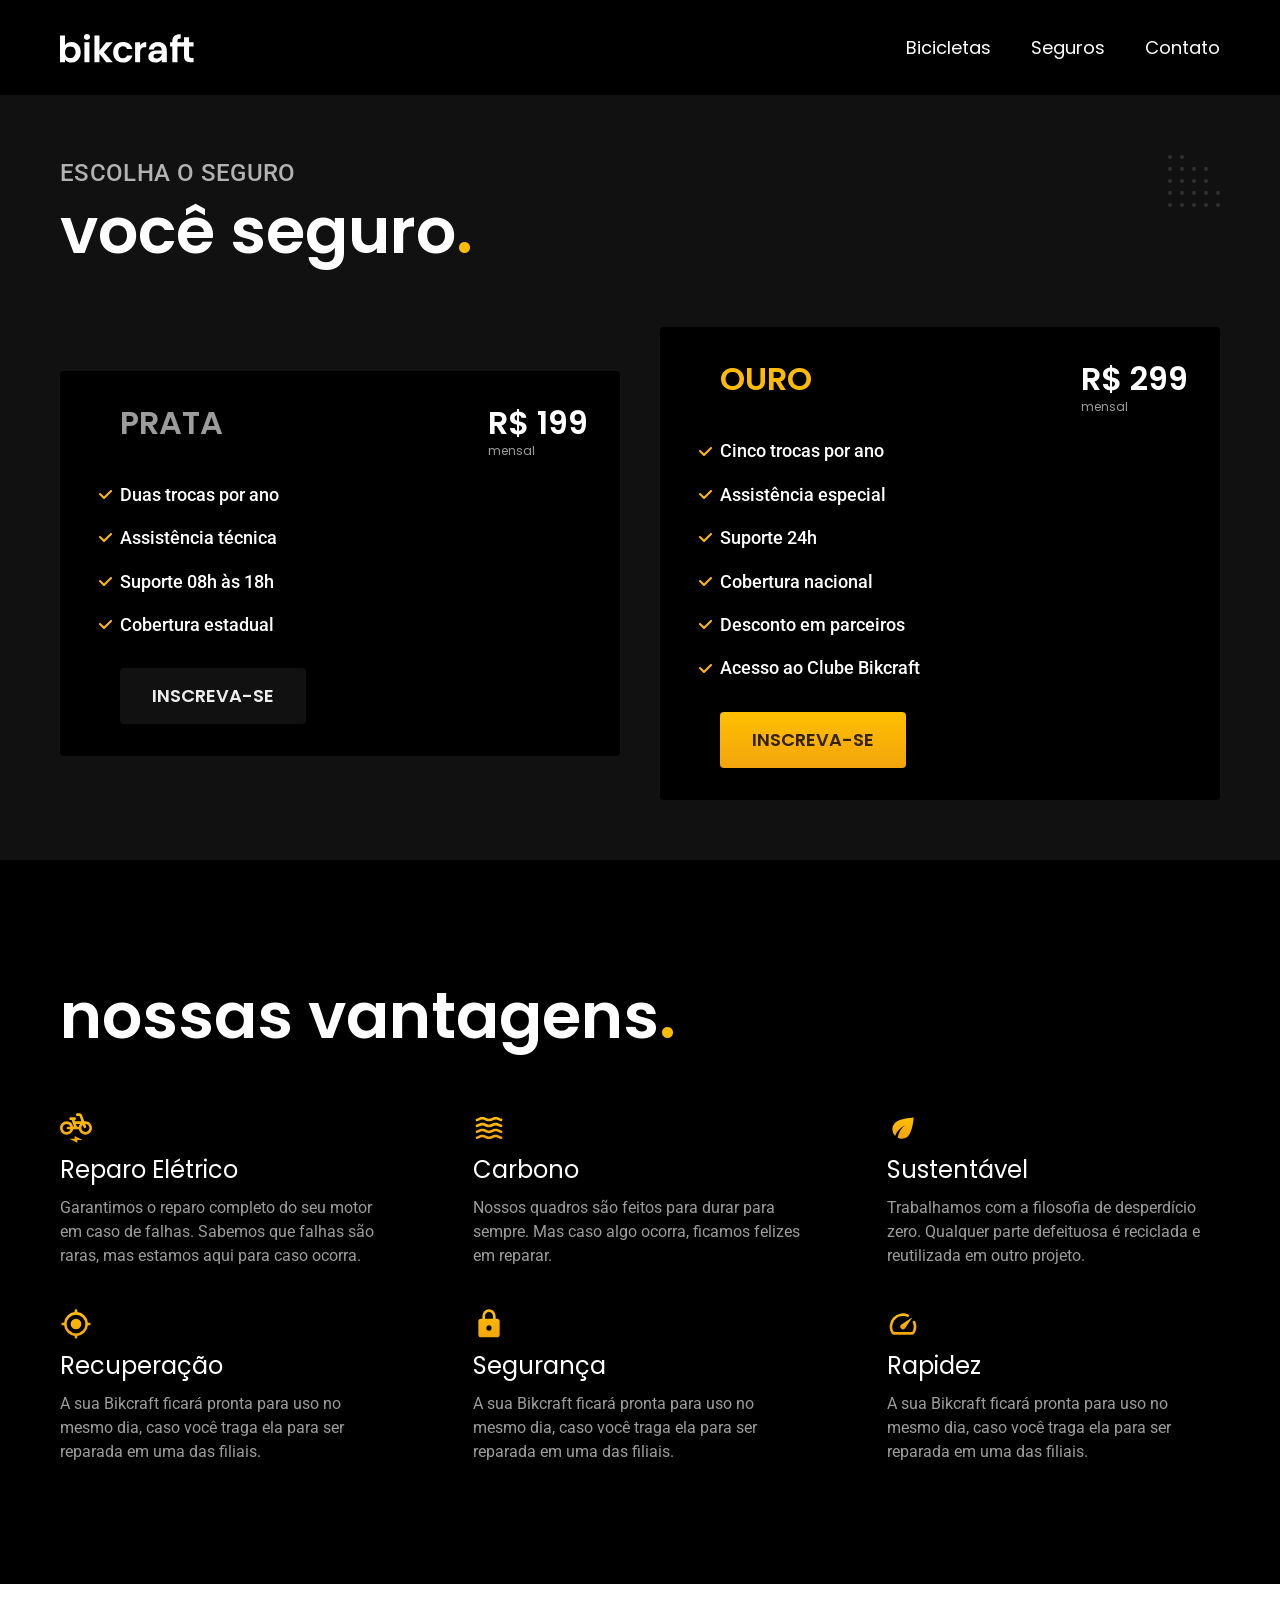
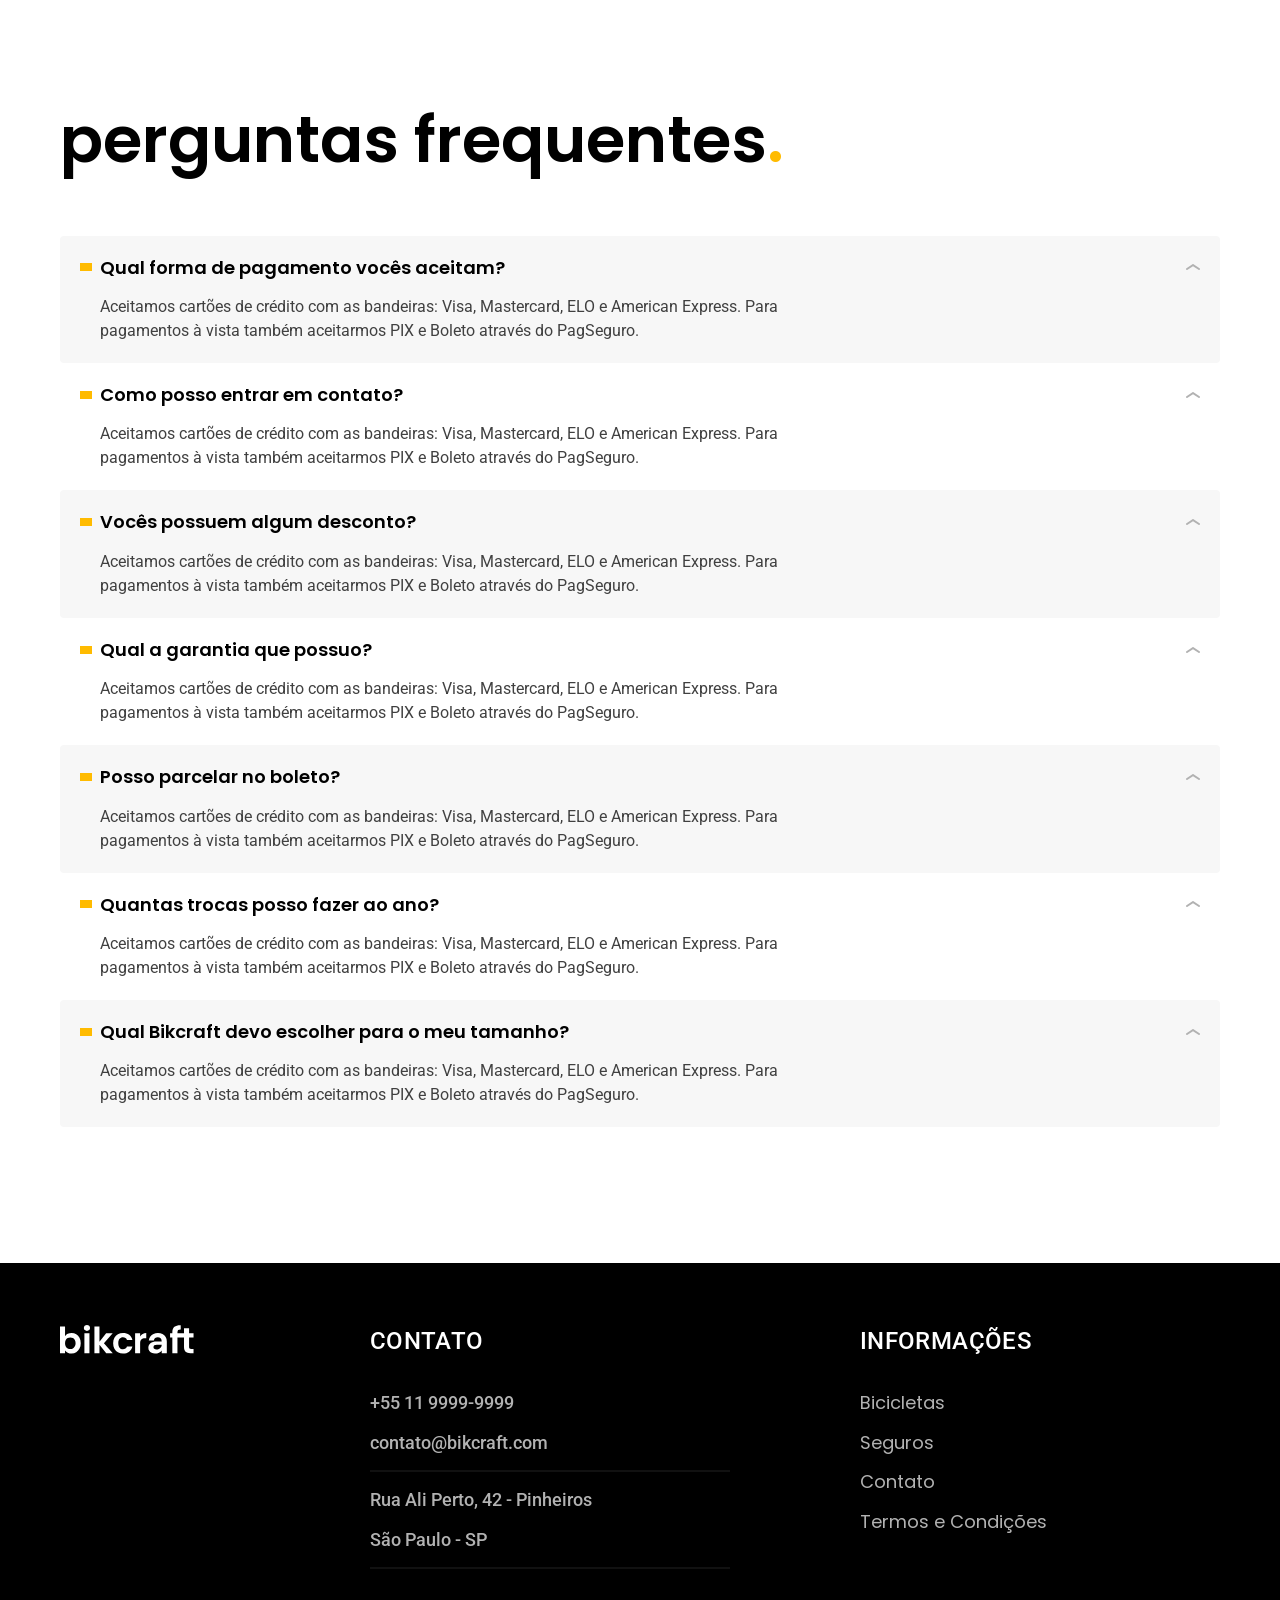
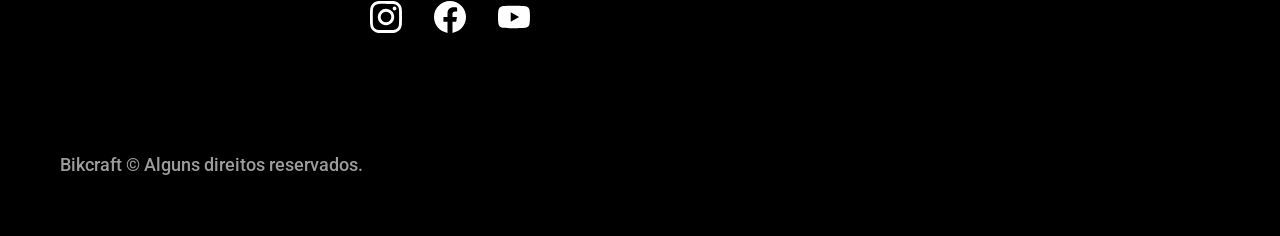
<file: seguros.html>
<!DOCTYPE html>
<html lang="pt-br">

<head>
  <meta charset="UTF-8">
  <meta name="viewport" content="width=device-width, initial-scale=1.0">
  <title>Seguros | Bikcraft</title>
  <meta name="description" content="Bicicletas elétricas de alta precisão e qualidade, feitas sob medida para o cliente. Explore o mundo na sua velocidade com a Bikcraft.">
  <link rel="icon" href="./favicon.svg" type="image/svg+xml">
  <link rel="preload" href="./css/style.min.css" as="style">
  <link rel="stylesheet" href="./css/style.min.css">
  <link rel="preconnect" href="https://fonts.googleapis.com">
  <link rel="preconnect" href="https://fonts.gstatic.com" crossorigin>
  <link href="https://fonts.googleapis.com/css2?family=Merriweather:ital,wght@1,900&amp;family=Poppins:wght@500;600&amp;family=Roboto:wght@400;500&amp;display=swap" rel="stylesheet">
</head>

<body id="seguros">
  <header class="header-bg">
    <div class="header container">
      <a href="./">
        <img src="./img/bikcraft.svg" alt="Logo Bikcraft">
      </a>
      <nav aria-label="primaria">
        <ul class="header-menu font-1-m cor-0">
          <li><a href="./bicicletas.html">Bicicletas</a></li>
          <li><a href="./seguros.html">Seguros</a></li>
          <li><a href="./contato.html">Contato</a></li>
        </ul>
      </nav>
    </div>
  </header>

  <main class="seguros-bg">
    <div class="titulo-bg">
      <div class="titulo container">
        <p class="font-2-l-b cor-5">escolha o seguro</p>
        <h1 class="font-1-xxl cor-0">você seguro<span class="cor-p1">.</span></h1>
      </div>
    </div>

    <div class="seguros container">
      <div class="seguros-item">
        <h3 class="font-1-xl cor-6">PRATA</h3>
        <span class="font-1-xl cor-0">R$ 199 <span class="font-1-xs cor-6">mensal</span></span>
        <ul class="font-2-m cor-0">
          <li>Duas trocas por ano</li>
          <li>Assistência técnica</li>
          <li>Suporte 08h às 18h</li>
          <li>Cobertura estadual</li>
        </ul>
        <a class="botao secundario" href="./orcamento.html?tipo=seguro&produto=prata">Inscreva-se</a>
      </div>
      <div class="seguros-item">
        <h3 class="font-1-xl cor-p1">OURO</h3>
        <span class="font-1-xl cor-0">R$ 299 <span class="font-1-xs cor-6">mensal</span></span>
        <ul class="font-2-m cor-0">
          <li>Cinco trocas por ano</li>
          <li>Assistência especial</li>
          <li>Suporte 24h</li>
          <li>Cobertura nacional</li>
          <li>Desconto em parceiros</li>
          <li>Acesso ao Clube Bikcraft</li>
        </ul>
        <a class="botao" href="./orcamento.html?tipo=seguro&produto=ouro">Inscreva-se</a>
      </div>
    </div>
  </main>

  <article class="vantagens-bg">
    <div class="vantagens container">
      <h2 class="font-1-xxl cor-0">nossas vantagens<span class="cor-p1">.</span></h2>

      <ul>
        <li>
          <img src="./img/icones/eletrica.svg" alt="">
          <h3 class="font-1-l cor-0">Reparo Elétrico</h3>
          <p class="font-2-s cor-6">Garantimos o reparo completo do seu motor em caso de falhas. Sabemos que falhas são raras, mas estamos aqui para caso ocorra.</p>
        </li>
        <li>
          <img src="./img/icones/carbono.svg" alt="">
          <h3 class="font-1-l cor-0">Carbono</h3>
          <p class="font-2-s cor-6">Nossos quadros são feitos para durar para sempre. Mas caso algo ocorra, ficamos felizes em reparar.</p>
        </li>
        <li>
          <img src="./img/icones/sustentavel.svg" alt="">
          <h3 class="font-1-l cor-0">Sustentável</h3>
          <p class="font-2-s cor-6">Trabalhamos com a filosofia de desperdício zero. Qualquer parte defeituosa é reciclada e reutilizada em outro projeto.</p>
        </li>
        <li>
          <img src="./img/icones/rastreador.svg" alt="">
          <h3 class="font-1-l cor-0">Recuperação</h3>
          <p class="font-2-s cor-6">A sua Bikcraft ficará pronta para uso no mesmo dia, caso você traga ela para ser reparada em uma das filiais.</p>
        </li>
        <li>
          <img src="./img/icones/seguro.svg" alt="">
          <h3 class="font-1-l cor-0">Segurança</h3>
          <p class="font-2-s cor-6">A sua Bikcraft ficará pronta para uso no mesmo dia, caso você traga ela para ser reparada em uma das filiais.</p>
        </li>
        <li>
          <img src="./img/icones/velocidade.svg" alt="">
          <h3 class="font-1-l cor-0">Rapidez</h3>
          <p class="font-2-s cor-6">A sua Bikcraft ficará pronta para uso no mesmo dia, caso você traga ela para ser reparada em uma das filiais.</p>
        </li>
      </ul>
    </div>
  </article>

  <article class="perguntas container">
    <h2 class="font-1-xxl">perguntas frequentes<span class="cor-p1">.</span></h2>
    <dl>
      <div>
        <dt class="font-1-m-b">Qual forma de pagamento vocês aceitam?</dt>
        <dd class="font-2-s cor-9">Aceitamos cartões de crédito com as bandeiras: Visa, Mastercard, ELO e American Express. Para pagamentos à vista também aceitarmos PIX e Boleto através do PagSeguro.</dd>
      </div>
      <div>
        <dt class="font-1-m-b">Como posso entrar em contato?</dt>
        <dd class="font-2-s cor-9">Aceitamos cartões de crédito com as bandeiras: Visa, Mastercard, ELO e American Express. Para pagamentos à vista também aceitarmos PIX e Boleto através do PagSeguro.</dd>
      </div>
      <div>
        <dt class="font-1-m-b">Vocês possuem algum desconto?</dt>
        <dd class="font-2-s cor-9">Aceitamos cartões de crédito com as bandeiras: Visa, Mastercard, ELO e American Express. Para pagamentos à vista também aceitarmos PIX e Boleto através do PagSeguro.</dd>
      </div>
      <div>
        <dt class="font-1-m-b">Qual a garantia que possuo?</dt>
        <dd class="font-2-s cor-9">Aceitamos cartões de crédito com as bandeiras: Visa, Mastercard, ELO e American Express. Para pagamentos à vista também aceitarmos PIX e Boleto através do PagSeguro.</dd>
      </div>
      <div>
        <dt class="font-1-m-b">Posso parcelar no boleto?</dt>
        <dd class="font-2-s cor-9">Aceitamos cartões de crédito com as bandeiras: Visa, Mastercard, ELO e American Express. Para pagamentos à vista também aceitarmos PIX e Boleto através do PagSeguro.</dd>
      </div>
      <div>
        <dt class="font-1-m-b">Quantas trocas posso fazer ao ano?</dt>
        <dd class="font-2-s cor-9">Aceitamos cartões de crédito com as bandeiras: Visa, Mastercard, ELO e American Express. Para pagamentos à vista também aceitarmos PIX e Boleto através do PagSeguro.</dd>
      </div>
      <div>
        <dt class="font-1-m-b">Qual Bikcraft devo escolher para o meu tamanho?</dt>
        <dd class="font-2-s cor-9">Aceitamos cartões de crédito com as bandeiras: Visa, Mastercard, ELO e American Express. Para pagamentos à vista também aceitarmos PIX e Boleto através do PagSeguro.</dd>
      </div>
    </dl>

  </article>



  <footer class="footer-bg">
    <div class="footer container">
      <img src="./img/bikcraft.svg" alt="Bikcraft">
      <div class="footer-contato">
        <h3 class="font-2-l-b cor-0">Contato</h3>
        <ul class="font-2-m cor-5">
          <li><a href="tel>+5511999999999">+55 11 9999-9999</a></li>
          <li><a href="mailto:contato@bikcraft.com">contato@bikcraft.com</a></li>
          <li>Rua Ali Perto, 42 - Pinheiros</li>
          <li>São Paulo - SP</li>
        </ul>
        <div class="footer-redes">
          <a href="./"><img src="./img/redes/instagram.svg" alt="Instagram">
            <a href="./"><img src="./img/redes/facebook.svg" alt="Facebook">
              <a href="./"><img src="./img/redes/youtube.svg" alt="Youtube">
        </div>
      </div>
      <div class="footer-informacoes">
        <h3 class="font-2-l-b cor-0">Informações</h3>
        <nav>
          <ul class="font-1-m cor-5">
            <li><a href="./bicicletas.html">Bicicletas</a></li>
            <li><a href="./seguros.html">Seguros</a></li>
            <li><a href="./contato.html">Contato</a></li>
            <li><a href="./termos.html">Termos e Condições</a></li>
          </ul>
        </nav>
      </div>
      <p class="footer-copy font-2-m cor-6">Bikcraft © Alguns direitos reservados.</p>
    </div>
  </footer>

  <script src="./js/script.js"></script>
</body>


</html>
</file>
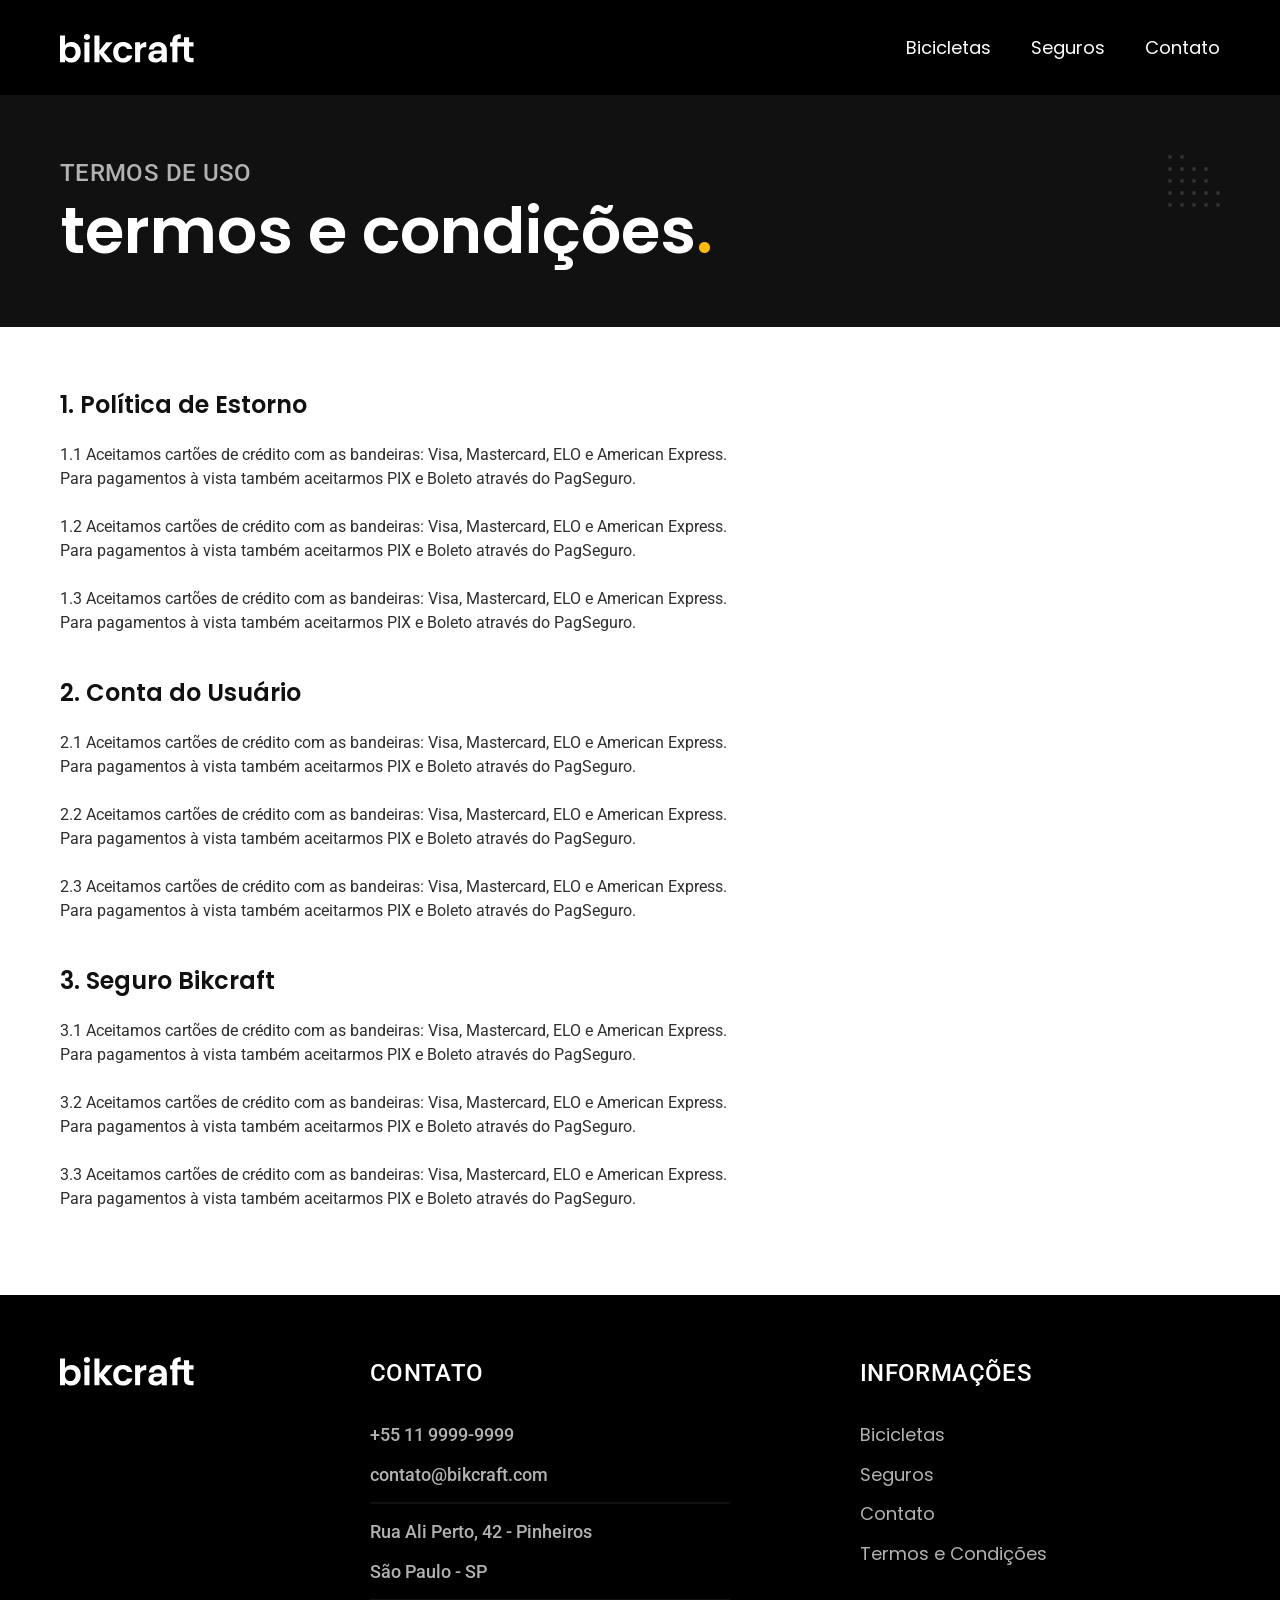
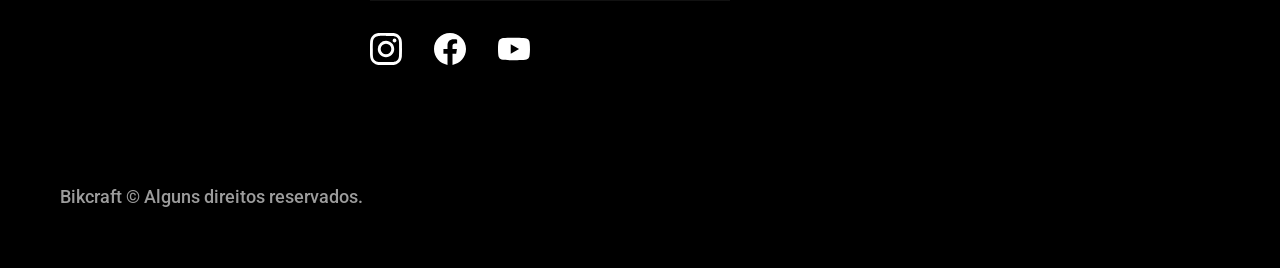
<file: termos.html>
<!DOCTYPE html>
<html lang="pt-br">

<head>
  <meta charset="UTF-8">
  <meta name="viewport" content="width=device-width, initial-scale=1.0">
  <title>Termos e Condições | Bikcraft</title>
  <meta name="description" content="Bicicletas elétricas de alta precisão e qualidade, feitas sob medida para o cliente. Explore o mundo na sua velocidade com a Bikcraft.">
  <link rel="icon" href="./favicon.svg" type="image/svg+xml">
  <link rel="preload" href="./css/style.min.css" as="style">
  <link rel="stylesheet" href="./css/style.min.css">
  <link rel="preconnect" href="https://fonts.googleapis.com">
  <link rel="preconnect" href="https://fonts.gstatic.com" crossorigin>
  <link href="https://fonts.googleapis.com/css2?family=Merriweather:ital,wght@1,900&amp;family=Poppins:wght@500;600&amp;family=Roboto:wght@400;500&amp;display=swap" rel="stylesheet">
</head>

<body id="termos">
  <header class="header-bg">
    <div class="header container">
      <a href="./">
        <img src="./img/bikcraft.svg" alt="Logo Bikcraft">
      </a>
      <nav aria-label="primaria">
        <ul class="header-menu font-1-m cor-0">
          <li><a href="./bicicletas.html">Bicicletas</a></li>
          <li><a href="./seguros.html">Seguros</a></li>
          <li><a href="./contato.html">Contato</a></li>
        </ul>
      </nav>
    </div>
  </header>

  <main>
    <div class="titulo-bg">
      <div class="titulo container">
        <p class="font-2-l-b cor-5">Termos de uso</p>
        <h1 class="font-1-xxl cor-0">termos e condições<span class="cor-p1">.</span></h1>
      </div>
    </div>

    <div class="termos font-2-s cor-10 container">
      <h2 class="font-1-l cor-11">1. Política de Estorno</h2>
      <p>1.1 Aceitamos cartões de crédito com as bandeiras: Visa, Mastercard, ELO e American Express. Para pagamentos à vista também aceitarmos PIX e Boleto através do PagSeguro.</p>
      <p>1.2 Aceitamos cartões de crédito com as bandeiras: Visa, Mastercard, ELO e American Express. Para pagamentos à vista também aceitarmos PIX e Boleto através do PagSeguro.</p>
      <p>1.3 Aceitamos cartões de crédito com as bandeiras: Visa, Mastercard, ELO e American Express. Para pagamentos à vista também aceitarmos PIX e Boleto através do PagSeguro.</p>
      <h2 class="font-1-l cor-11">2. Conta do Usuário</h2>
      <p>2.1 Aceitamos cartões de crédito com as bandeiras: Visa, Mastercard, ELO e American Express. Para pagamentos à vista também aceitarmos PIX e Boleto através do PagSeguro.</p>
      <p>2.2 Aceitamos cartões de crédito com as bandeiras: Visa, Mastercard, ELO e American Express. Para pagamentos à vista também aceitarmos PIX e Boleto através do PagSeguro.</p>
      <p>2.3 Aceitamos cartões de crédito com as bandeiras: Visa, Mastercard, ELO e American Express. Para pagamentos à vista também aceitarmos PIX e Boleto através do PagSeguro.</p>
      <h2 class="font-1-l cor-11">3. Seguro Bikcraft</h2>
      <p>3.1 Aceitamos cartões de crédito com as bandeiras: Visa, Mastercard, ELO e American Express. Para pagamentos à vista também aceitarmos PIX e Boleto através do PagSeguro.</p>
      <p>3.2 Aceitamos cartões de crédito com as bandeiras: Visa, Mastercard, ELO e American Express. Para pagamentos à vista também aceitarmos PIX e Boleto através do PagSeguro.</p>
      <p>3.3 Aceitamos cartões de crédito com as bandeiras: Visa, Mastercard, ELO e American Express. Para pagamentos à vista também aceitarmos PIX e Boleto através do PagSeguro.</p>
    </div>
  </main>


  <footer class="footer-bg">
    <div class="footer container">
      <img src="./img/bikcraft.svg" alt="Bikcraft">
      <div class="footer-contato">
        <h3 class="font-2-l-b cor-0">Contato</h3>
        <ul class="font-2-m cor-5">
          <li><a href="tel>+5511999999999">+55 11 9999-9999</a></li>
          <li><a href="mailto:contato@bikcraft.com">contato@bikcraft.com</a></li>
          <li>Rua Ali Perto, 42 - Pinheiros</li>
          <li>São Paulo - SP</li>
        </ul>
        <div class="footer-redes">
          <a href="./"><img src="./img/redes/instagram.svg" alt="Instagram">
            <a href="./"><img src="./img/redes/facebook.svg" alt="Facebook">
              <a href="./"><img src="./img/redes/youtube.svg" alt="Youtube">
        </div>
      </div>
      <div class="footer-informacoes">
        <h3 class="font-2-l-b cor-0">Informações</h3>
        <nav>
          <ul class="font-1-m cor-5">
            <li><a href="./bicicletas.html">Bicicletas</a></li>
            <li><a href="./seguros.html">Seguros</a></li>
            <li><a href="./contato.html">Contato</a></li>
            <li><a href="./termos.html">Termos e Condições</a></li>
          </ul>
        </nav>
      </div>
      <p class="footer-copy font-2-m cor-6">Bikcraft © Alguns direitos reservados.</p>
    </div>
  </footer>

  <script src="./js/script.js"></script>
</body>


</html>
</file>
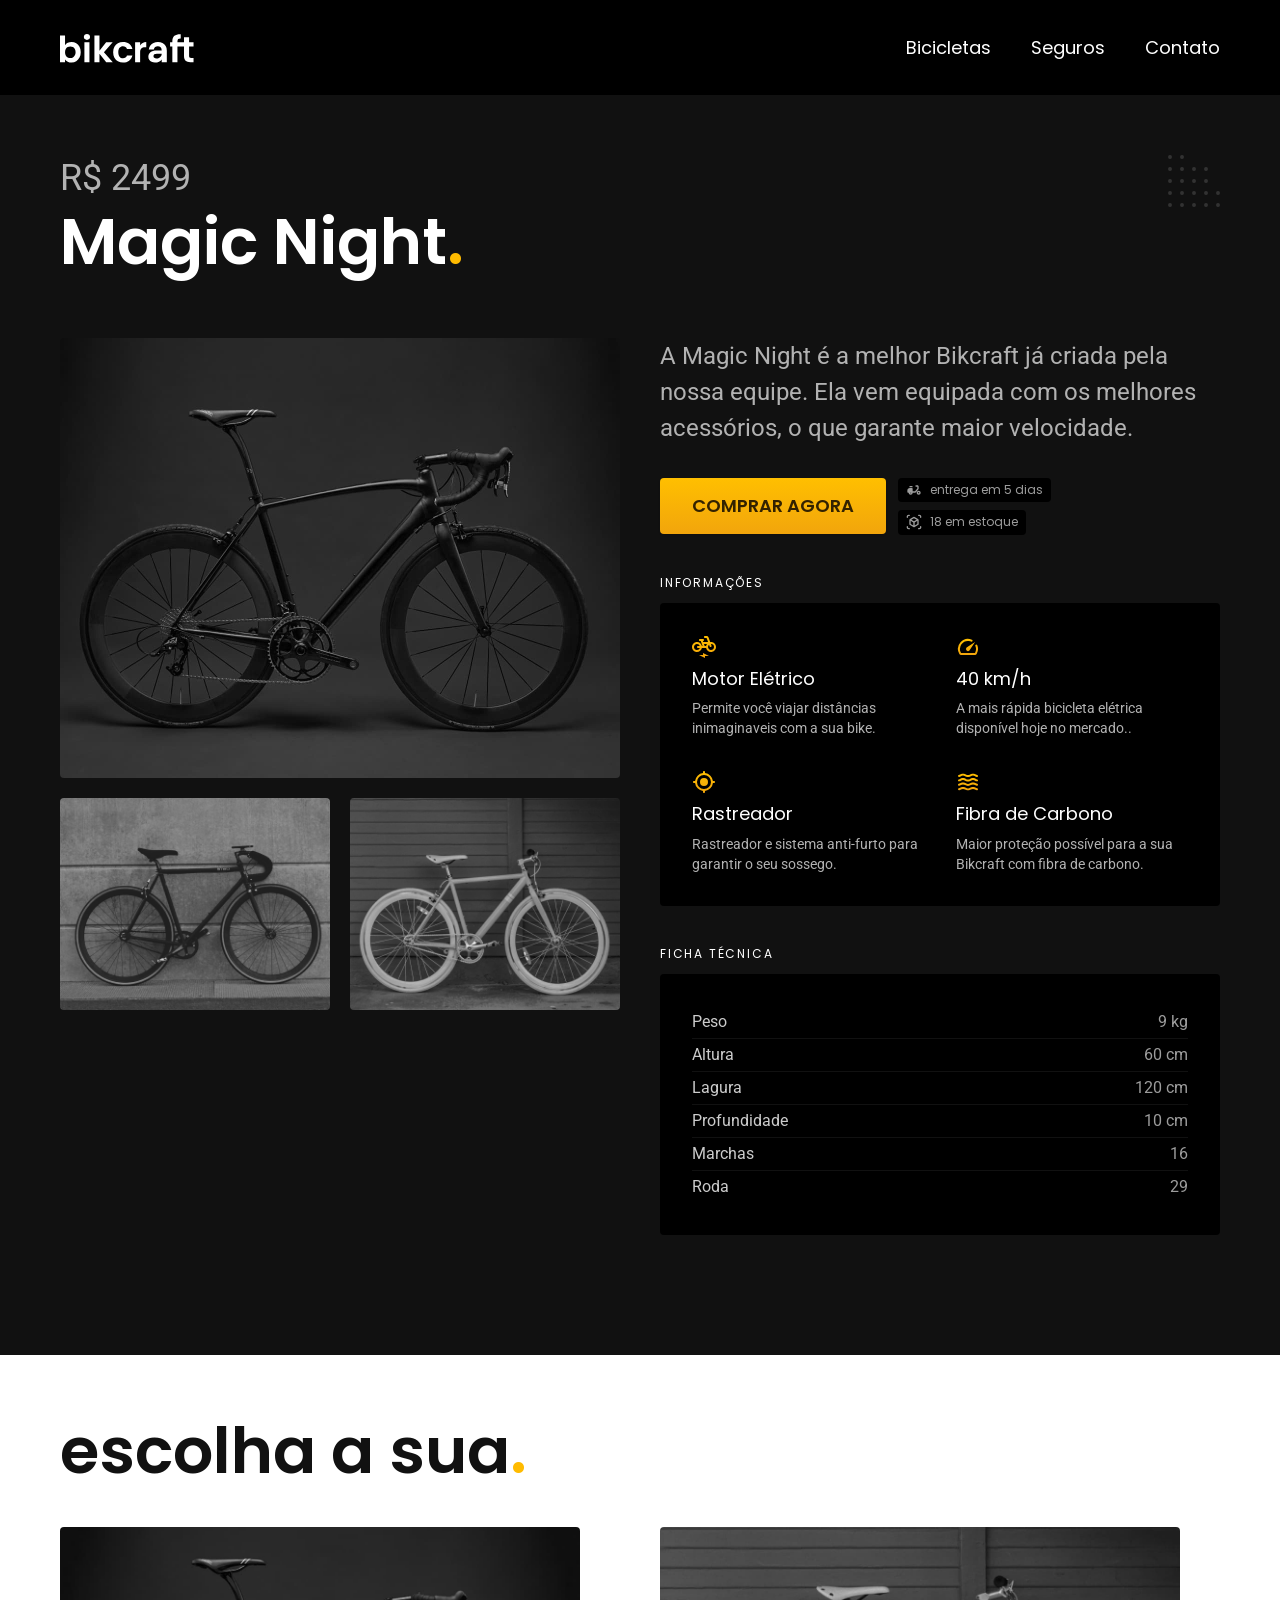
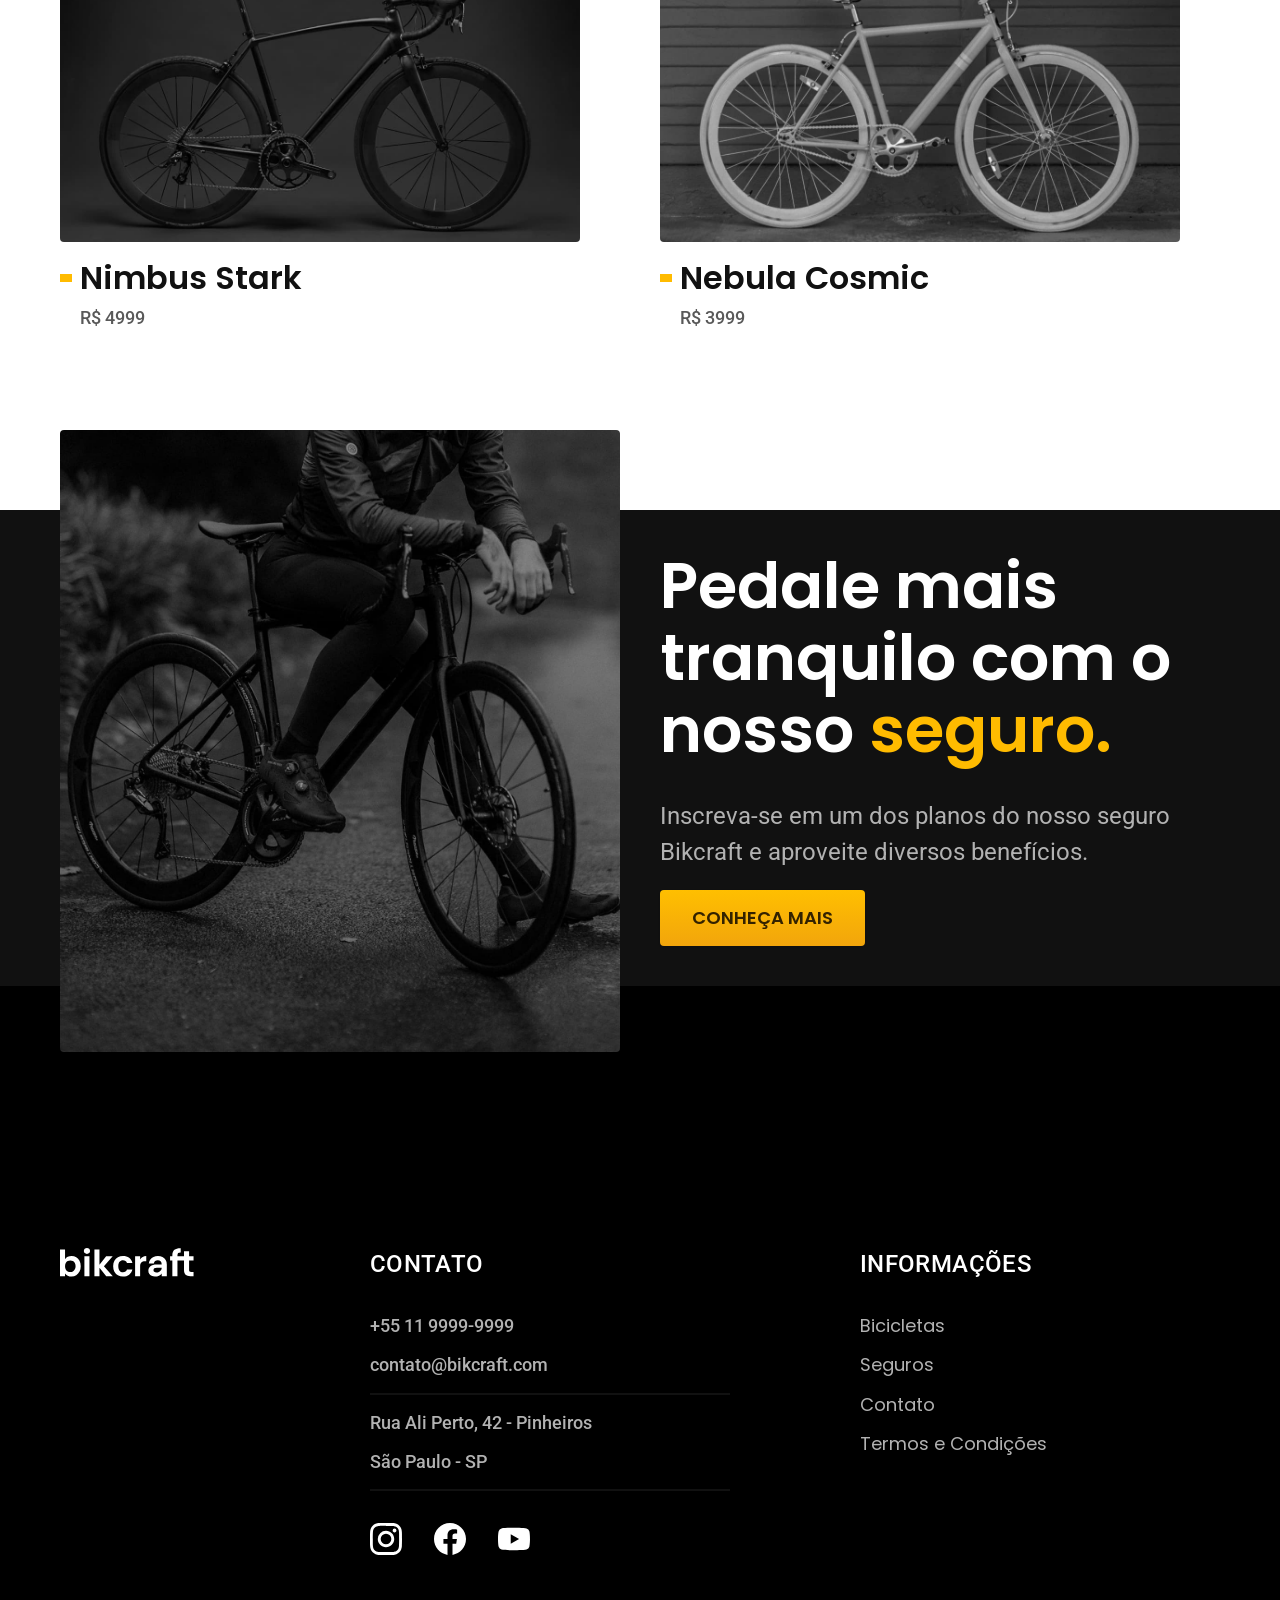
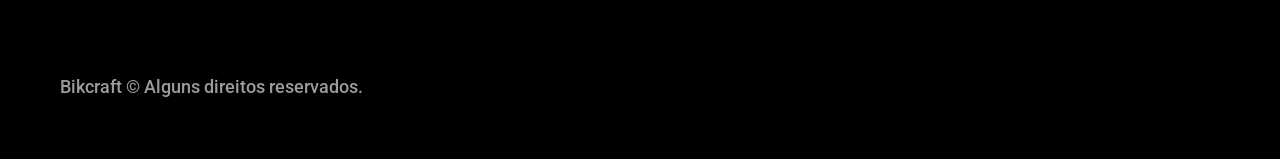
<file: bicicletas/magic.html>
<!DOCTYPE html>
<html lang="pt-br">

<head>
  <meta charset="UTF-8">
  <meta name="viewport" content="width=device-width, initial-scale=1.0">
  <title>Magic | Bikcraft</title>
  <meta name="description" content="Bicicletas elétricas de alta precisão e qualidade, feitas sob medida para o cliente. Explore o mundo na sua velocidade com a Bikcraft.">
  <link rel="icon" href="../favicon.svg" type="image/svg+xml">
  <link rel="preload" href="../css/style.min.css" as="style">
  <link rel="stylesheet" href="../css/style.min.css">

  <link rel="preconnect" href="https://fonts.googleapis.com">
  <link rel="preconnect" href="https://fonts.gstatic.com" crossorigin>
  <link href="https://fonts.googleapis.com/css2?family=Merriweather:ital,wght@1,900&amp;family=Poppins:wght@500;600&amp;family=Roboto:wght@400;500&amp;display=swap" rel="stylesheet">
</head>

<body id="bicicleta">
  <header class="header-bg">
    <div class="header container">
      <a href="../">
        <img src="../img/bikcraft.svg" alt="Logo Bikcraft">
      </a>
      <nav aria-label="primaria">
        <ul class="header-menu font-1-m cor-0">
          <li><a href="../bicicletas.html">Bicicletas</a></li>
          <li><a href="../seguros.html">Seguros</a></li>
          <li><a href="../contato.html">Contato</a></li>
        </ul>
      </nav>
    </div>
  </header>

  <main class="titulo-bg">
    <div>
      <div class="titulo container">
        <p class="font-2-xl cor-5">R$ 2499</p>
        <h1 class="font-1-xxl cor-0">Magic Night<span class="cor-p1">.</span></h1>
      </div>
    </div>

    <div class="bicicleta container">
      <div class="bicicleta-imagens">
        <img src="../img/bicicleta/nimbus1.jpg" alt="Bicicleta preta">
        <img src="../img/bicicleta/nimbus2.jpg" alt="Bicicleta preta">
        <img src="../img/bicicleta/nimbus3.jpg" alt="Bicicleta preta">
      </div>
      <div class="bicicleta-conteudo">
        <p class="font-2-l cor-5">A Magic Night é a melhor Bikcraft já criada pela nossa equipe. Ela vem equipada com os melhores acessórios, o que garante maior velocidade.</p>
        <div class="bicicleta-comprar">
          <a class="botao" href="../orcamento.html?tipo=bikcraft&produto=magic">Comprar Agora</a>
          <span class="font-1-xs cor-6"><img src="../img/icones/entrega.svg" alt="">entrega em 5 dias</span>
          <span class="font-1-xs cor-6"><img src="../img/icones/estoque.svg" alt="">18 em estoque</span>
        </div>
        <h2 class="font-1-xs cor-0">Informações</h2>
        <ul class="bicicleta-informacoes">
          <li>
            <img src="../img/icones/eletrica.svg" alt="">
            <h3 class="font-1-m cor-0">Motor Elétrico</h3>
            <p class="font-2-xs cor-5">Permite você viajar distâncias inimaginaveis com a sua bike.</p>
          </li>
          <li>
            <img src="../img/icones/velocidade.svg" alt="">
            <h3 class="font-1-m cor-0">40 km/h</h3>
            <p class="font-2-xs cor-5">A mais rápida bicicleta elétrica disponível hoje no mercado..</p>
          </li>
          <li>
            <img src="../img/icones/rastreador.svg" alt="">
            <h3 class="font-1-m cor-0">Rastreador</h3>
            <p class="font-2-xs cor-5">Rastreador e sistema anti-furto para garantir o seu sossego.</p>
          </li>
          <li>
            <img src="../img/icones/carbono.svg" alt="">
            <h3 class="font-1-m cor-0">Fibra de Carbono</h3>
            <p class="font-2-xs cor-5">Maior proteção possível para a sua Bikcraft com fibra de carbono.</p>
          </li>
        </ul>

        <h2 class="font-1-xs cor-0">Ficha Técnica</h2>
        <ul class="bicicleta-ficha font-2-s cor-4">
          <li>Peso <span>9 kg</span></li>
          <li>Altura <span>60 cm</span></li>
          <li>Lagura <span>120 cm</span></li>
          <li>Profundidade <span>10 cm</span></li>
          <li>Marchas <span>16</span></li>
          <li>Roda <span>29</span></li>
        </ul>
      </div>
    </div>
  </main>

  <article class="bicicletas-lista container">
    <h2 class=" font-1-xxl cor-11">escolha a sua<span class="cor-p1">.</span></h2>

    <ul>
      <li>
        <a href="../bicicletas/nimbus.html">
          <img src="../img/bicicletas/nimbus.jpg" alt="Bicicleta preta">
          <h3 class="font-1-xl cor-11">Nimbus Stark</h3>
          <span class="font-2-m cor-8">R$ 4999</span>
      </li>

      <li>
        <a href="../bicicletas/nebula.html">
          <img src="../img/bicicletas/nebula.jpg" alt="Bicicleta preta">
          <h3 class="font-1-xl cor-11">Nebula Cosmic</h3>
          <span class="font-2-m cor-8">R$ 3999</span>
      </li>
    </ul>
  </article>

  <article class="seguro-bg">
    <div class="seguro container">
      <div class="seguro-imagem">
        <img src="../img/fotos/seguros.jpg" alt="pessoa parada em cima da bicicleta.">
      </div>
      <div class="seguro-conteudo">
        <h2 class="font-1-xxl cor-0">Pedale mais tranquilo com o nosso <span class="cor-p1">seguro.</span></h2>
        <p class="font-2-l cor-5">Inscreva-se em um dos planos do nosso seguro Bikcraft e aproveite diversos benefícios.</p>
        <a class="botao" href="../orcamento.html">Conheça mais</a>
      </div>
    </div>
  </article>

  <footer class="footer-bg">
    <div class="footer container">
      <img src="../img/bikcraft.svg" alt="Bikcraft">
      <div class="footer-contato">
        <h3 class="font-2-l-b cor-0">Contato</h3>
        <ul class="font-2-m cor-5">
          <li><a href="tel>+5511999999999">+55 11 9999-9999</a></li>
          <li><a href="mailto:contato@bikcraft.com">contato@bikcraft.com</a></li>
          <li>Rua Ali Perto, 42 - Pinheiros</li>
          <li>São Paulo - SP</li>
        </ul>
        <div class="footer-redes">
          <a href="../"><img src="../img/redes/instagram.svg" alt="Instagram">
            <a href="../"><img src="../img/redes/facebook.svg" alt="Facebook">
              <a href="../"><img src="../img/redes/youtube.svg" alt="Youtube">
        </div>
      </div>
      <div class="footer-informacoes">
        <h3 class="font-2-l-b cor-0">Informações</h3>
        <nav>
          <ul class="font-1-m cor-5">
            <li><a href="../bicicletas.html">Bicicletas</a></li>
            <li><a href="../seguros.html">Seguros</a></li>
            <li><a href="../contato.html">Contato</a></li>
            <li><a href="../termos.html">Termos e Condições</a></li>
          </ul>
        </nav>
      </div>
      <p class="footer-copy font-2-m cor-6">Bikcraft © Alguns direitos reservados.</p>
    </div>
  </footer>

  <script src="../js/script.js"></script>
</body>


</html>
</file>
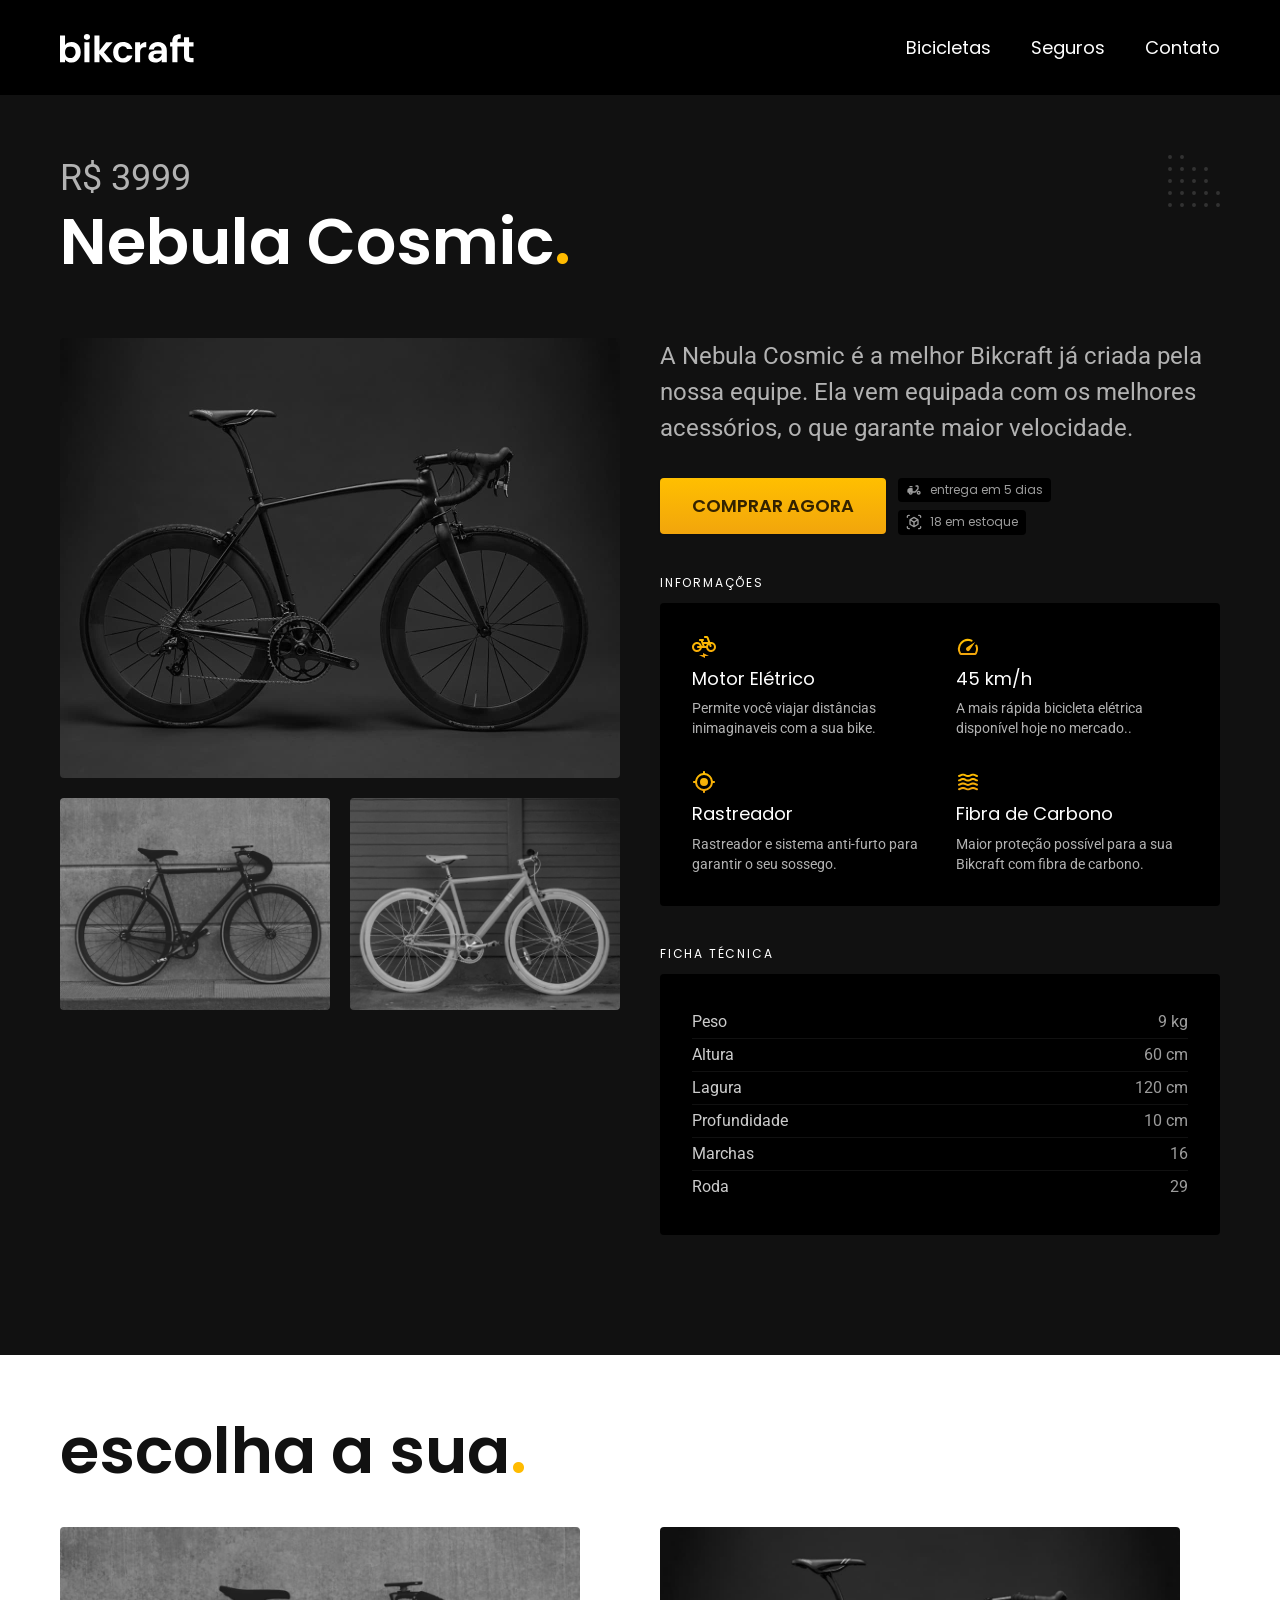
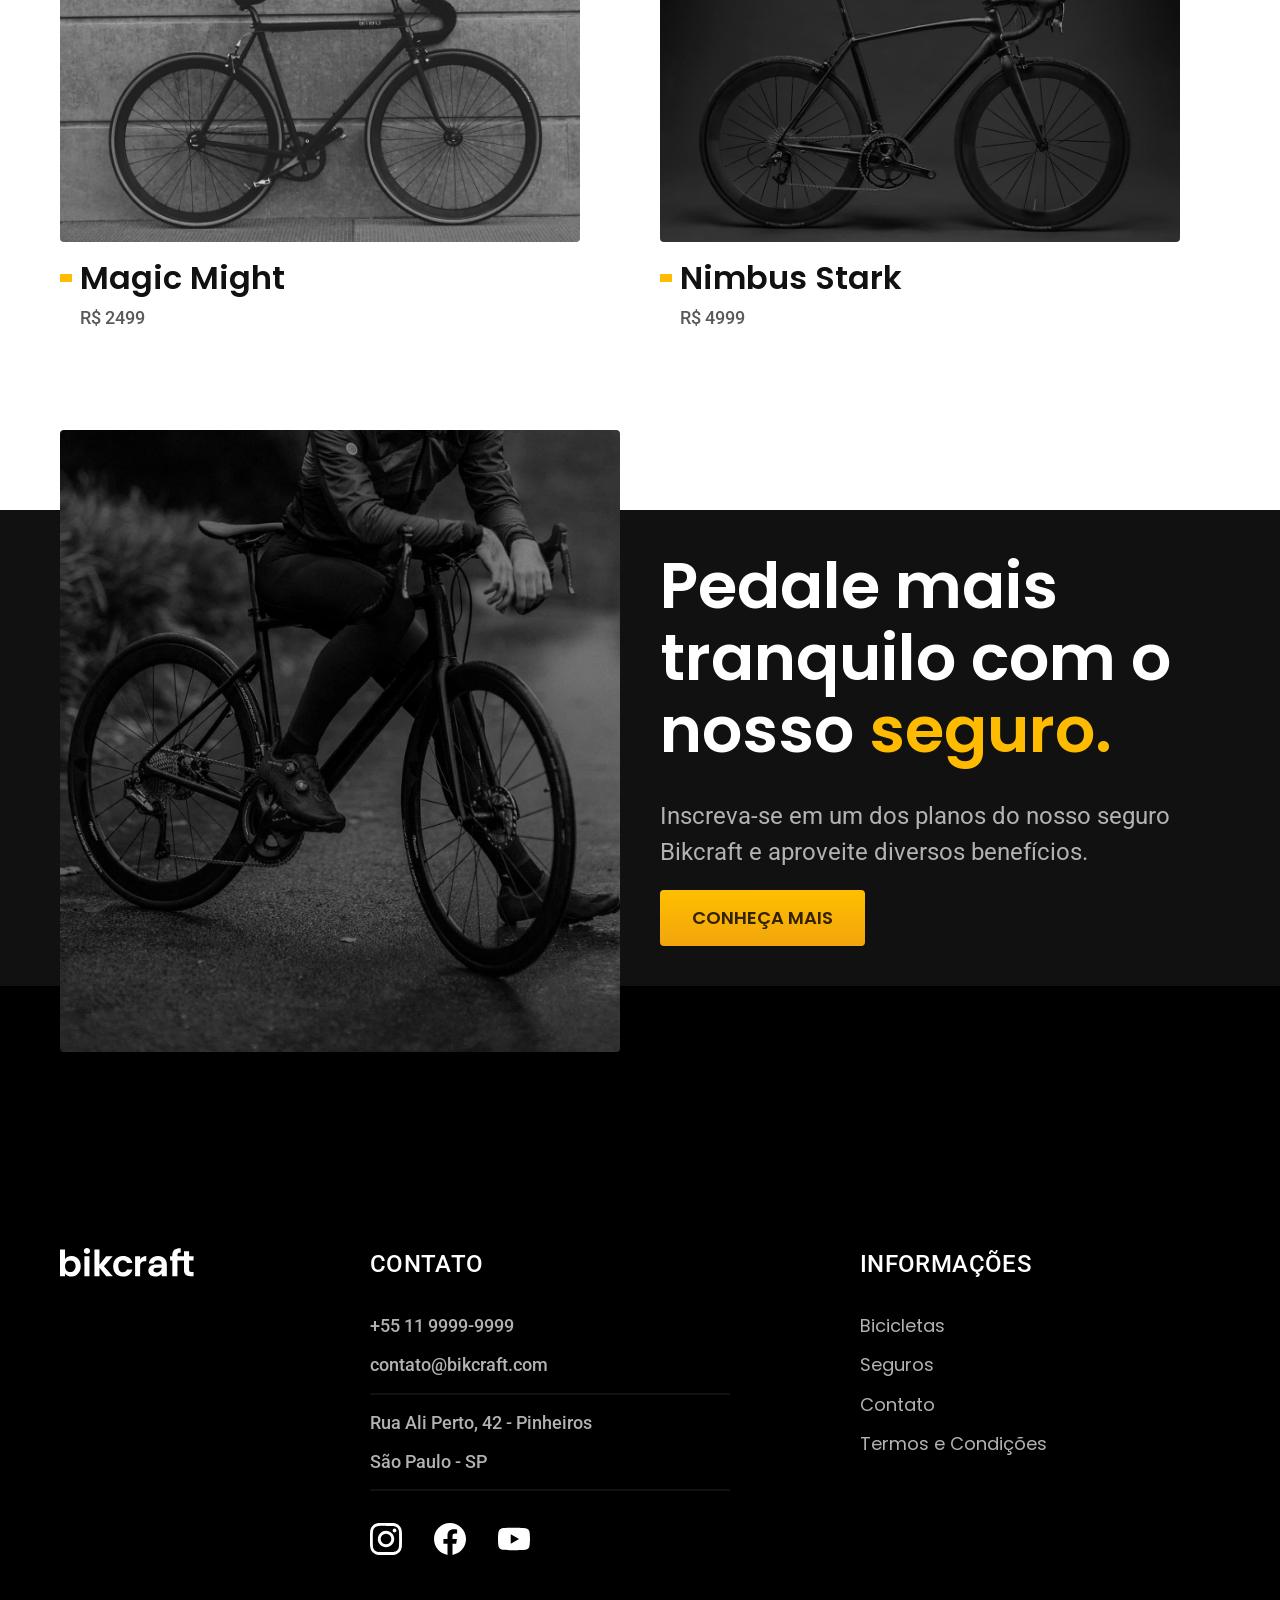
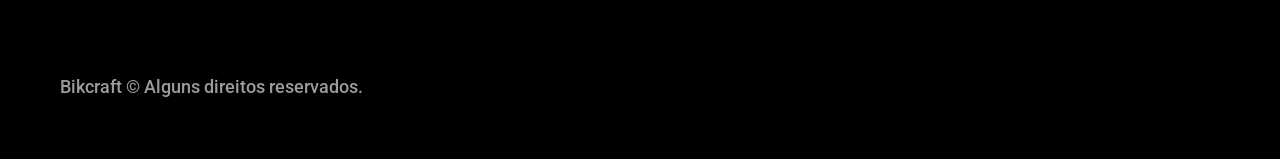
<file: bicicletas/nebula.html>
<!DOCTYPE html>
<html lang="pt-br">

<head>
  <meta charset="UTF-8">
  <meta name="viewport" content="width=device-width, initial-scale=1.0">
  <title>Nebula | Bikcraft</title>
  <meta name="description" content="Bicicletas elétricas de alta precisão e qualidade, feitas sob medida para o cliente. Explore o mundo na sua velocidade com a Bikcraft.">
  <link rel="icon" href="../favicon.svg" type="image/svg+xml">
  <link rel="preload" href="../css/style.min.css" as="style">
  <link rel="stylesheet" href="../css/style.min.css">

  <link rel="preconnect" href="https://fonts.googleapis.com">
  <link rel="preconnect" href="https://fonts.gstatic.com" crossorigin>
  <link href="https://fonts.googleapis.com/css2?family=Merriweather:ital,wght@1,900&amp;family=Poppins:wght@500;600&amp;family=Roboto:wght@400;500&amp;display=swap" rel="stylesheet">
</head>

<body id="bicicleta">
  <header class="header-bg">
    <div class="header container">
      <a href="../">
        <img src="../img/bikcraft.svg" alt="Logo Bikcraft">
      </a>
      <nav aria-label="primaria">
        <ul class="header-menu font-1-m cor-0">
          <li><a href="../bicicletas.html">Bicicletas</a></li>
          <li><a href="../seguros.html">Seguros</a></li>
          <li><a href="../contato.html">Contato</a></li>
        </ul>
      </nav>
    </div>
  </header>

  <main class="titulo-bg">
    <div>
      <div class="titulo container">
        <p class="font-2-xl cor-5">R$ 3999</p>
        <h1 class="font-1-xxl cor-0">Nebula Cosmic<span class="cor-p1">.</span></h1>
      </div>
    </div>

    <div class="bicicleta container">
      <div class="bicicleta-imagens">
        <img src="../img/bicicleta/nimbus1.jpg" alt="Bicicleta preta">
        <img src="../img/bicicleta/nimbus2.jpg" alt="Bicicleta preta">
        <img src="../img/bicicleta/nimbus3.jpg" alt="Bicicleta preta">
      </div>
      <div class="bicicleta-conteudo">
        <p class="font-2-l cor-5">A Nebula Cosmic é a melhor Bikcraft já criada pela nossa equipe. Ela vem equipada com os melhores acessórios, o que garante maior velocidade.</p>
        <div class="bicicleta-comprar">
          <a class="botao" href="../orcamento.html?tipo=bikcraft&produto=nebula">Comprar Agora</a>
          <span class="font-1-xs cor-6"><img src="../img/icones/entrega.svg" alt="">entrega em 5 dias</span>
          <span class="font-1-xs cor-6"><img src="../img/icones/estoque.svg" alt="">18 em estoque</span>
        </div>
        <h2 class="font-1-xs cor-0">Informações</h2>
        <ul class="bicicleta-informacoes">
          <li>
            <img src="../img/icones/eletrica.svg" alt="">
            <h3 class="font-1-m cor-0">Motor Elétrico</h3>
            <p class="font-2-xs cor-5">Permite você viajar distâncias inimaginaveis com a sua bike.</p>
          </li>
          <li>
            <img src="../img/icones/velocidade.svg" alt="">
            <h3 class="font-1-m cor-0">45 km/h</h3>
            <p class="font-2-xs cor-5">A mais rápida bicicleta elétrica disponível hoje no mercado..</p>
          </li>
          <li>
            <img src="../img/icones/rastreador.svg" alt="">
            <h3 class="font-1-m cor-0">Rastreador</h3>
            <p class="font-2-xs cor-5">Rastreador e sistema anti-furto para garantir o seu sossego.</p>
          </li>
          <li>
            <img src="../img/icones/carbono.svg" alt="">
            <h3 class="font-1-m cor-0">Fibra de Carbono</h3>
            <p class="font-2-xs cor-5">Maior proteção possível para a sua Bikcraft com fibra de carbono.</p>
          </li>
        </ul>

        <h2 class="font-1-xs cor-0">Ficha Técnica</h2>
        <ul class="bicicleta-ficha font-2-s cor-4">
          <li>Peso <span>9 kg</span></li>
          <li>Altura <span>60 cm</span></li>
          <li>Lagura <span>120 cm</span></li>
          <li>Profundidade <span>10 cm</span></li>
          <li>Marchas <span>16</span></li>
          <li>Roda <span>29</span></li>
        </ul>
      </div>
    </div>
  </main>

  <article class="bicicletas-lista container">
    <h2 class=" font-1-xxl cor-11">escolha a sua<span class="cor-p1">.</span></h2>

    <ul>
      <li>
        <a href="../bicicletas/magic.html">
          <img src="../img/bicicletas/magic.jpg" alt="Bicicleta preta">
          <h3 class="font-1-xl cor-11">Magic Might</h3>
          <span class="font-2-m cor-8">R$ 2499</span>
      </li>

      <li>
        <a href="../bicicletas/nimbus.html">
          <img src="../img/bicicletas/nimbus.jpg" alt="Bicicleta preta">
          <h3 class="font-1-xl cor-11">Nimbus Stark</h3>
          <span class="font-2-m cor-8">R$ 4999</span>
      </li>
    </ul>
  </article>

  <article class="seguro-bg">
    <div class="seguro container">
      <div class="seguro-imagem">
        <img src="../img/fotos/seguros.jpg" alt="pessoa parada em cima da bicicleta.">
      </div>
      <div class="seguro-conteudo">
        <h2 class="font-1-xxl cor-0">Pedale mais tranquilo com o nosso <span class="cor-p1">seguro.</span></h2>
        <p class="font-2-l cor-5">Inscreva-se em um dos planos do nosso seguro Bikcraft e aproveite diversos benefícios.</p>
        <a class="botao" href="../orcamento.html">Conheça mais</a>
      </div>
    </div>
  </article>

  <footer class="footer-bg">
    <div class="footer container">
      <img src="../img/bikcraft.svg" alt="Bikcraft">
      <div class="footer-contato">
        <h3 class="font-2-l-b cor-0">Contato</h3>
        <ul class="font-2-m cor-5">
          <li><a href="tel>+5511999999999">+55 11 9999-9999</a></li>
          <li><a href="mailto:contato@bikcraft.com">contato@bikcraft.com</a></li>
          <li>Rua Ali Perto, 42 - Pinheiros</li>
          <li>São Paulo - SP</li>
        </ul>
        <div class="footer-redes">
          <a href="../"><img src="../img/redes/instagram.svg" alt="Instagram">
            <a href="../"><img src="../img/redes/facebook.svg" alt="Facebook">
              <a href="../"><img src="../img/redes/youtube.svg" alt="Youtube">
        </div>
      </div>
      <div class="footer-informacoes">
        <h3 class="font-2-l-b cor-0">Informações</h3>
        <nav>
          <ul class="font-1-m cor-5">
            <li><a href="../bicicletas.html">Bicicletas</a></li>
            <li><a href="../seguros.html">Seguros</a></li>
            <li><a href="../contato.html">Contato</a></li>
            <li><a href="../termos.html">Termos e Condições</a></li>
          </ul>
        </nav>
      </div>
      <p class="footer-copy font-2-m cor-6">Bikcraft © Alguns direitos reservados.</p>
    </div>
  </footer>

  <script src="../js/script.js"></script>
</body>


</html>
</file>
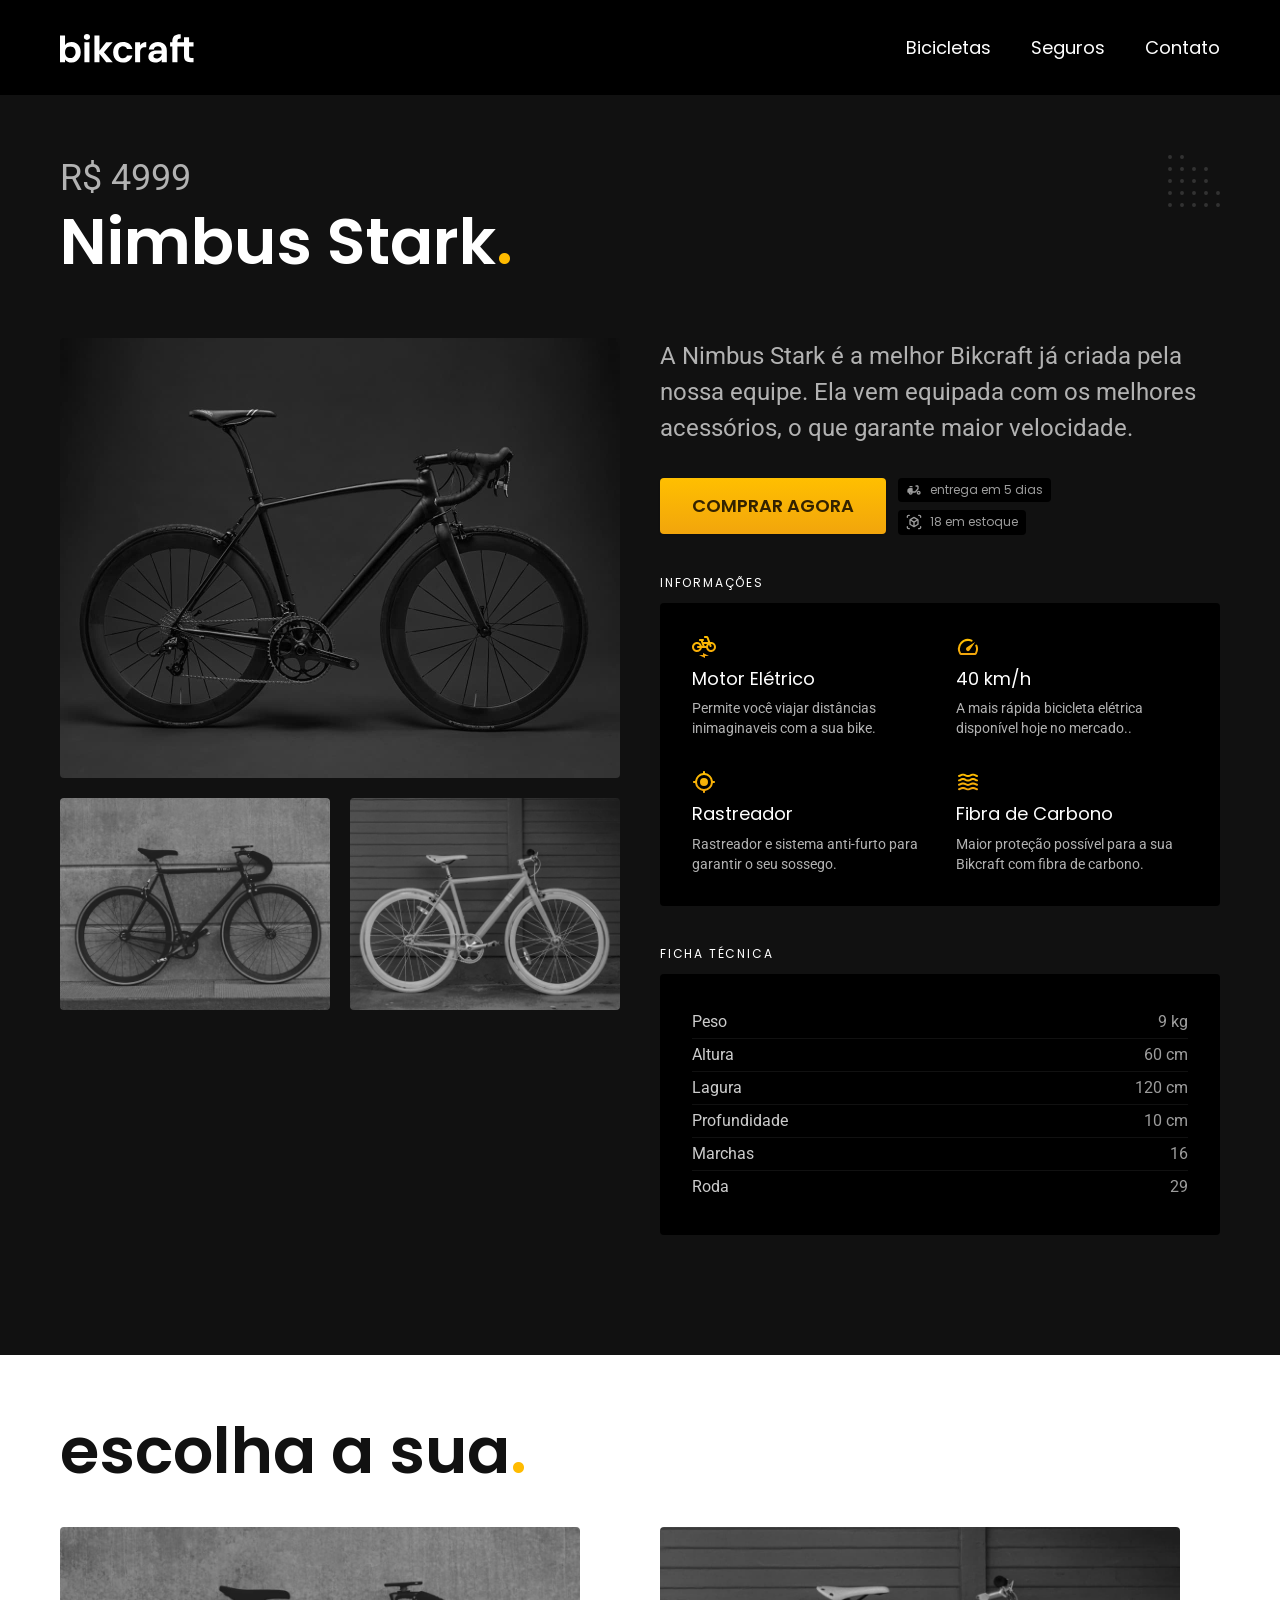
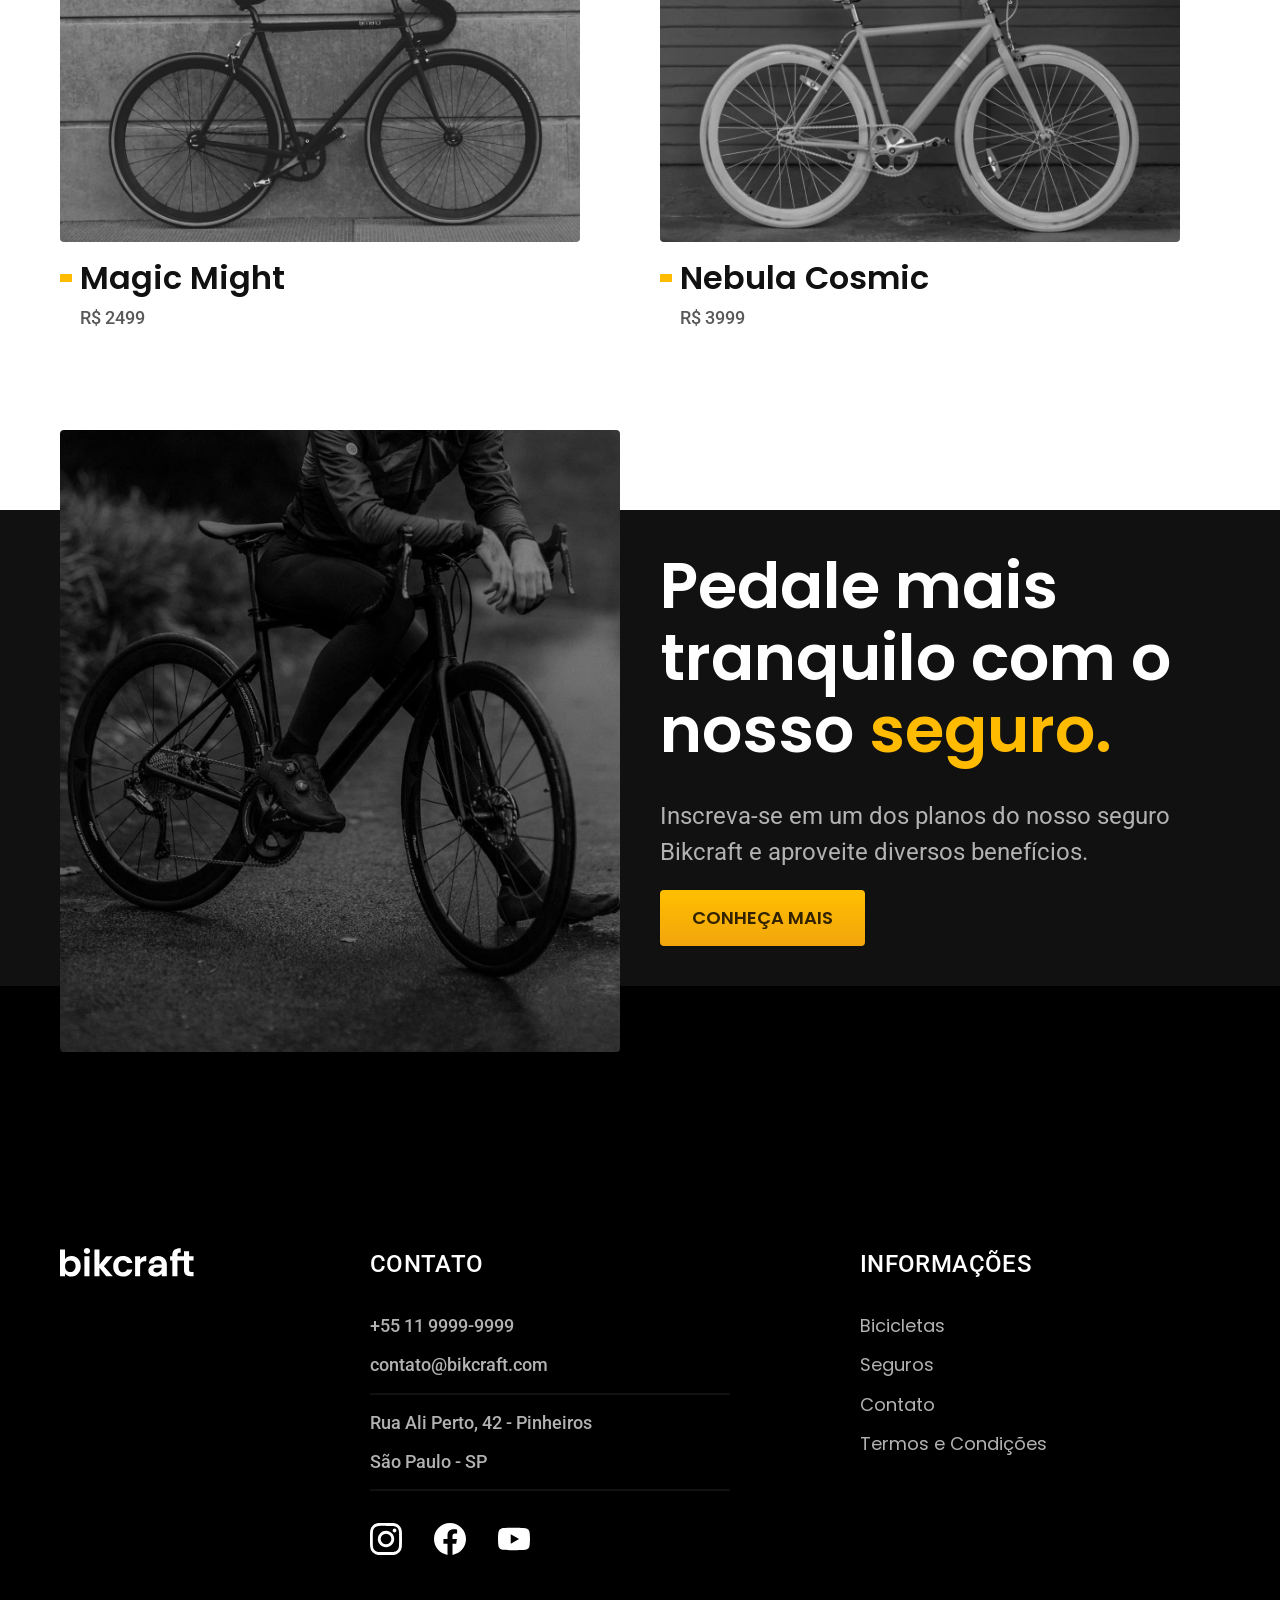
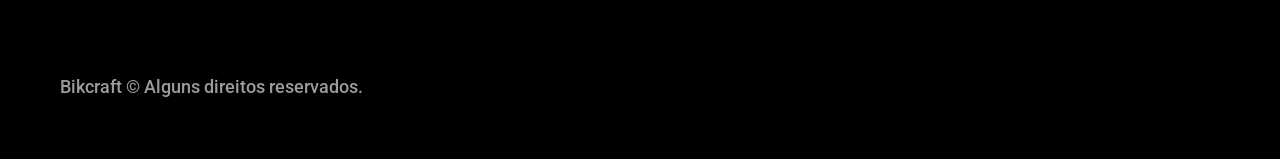
<file: bicicletas/nimbus.html>
<!DOCTYPE html>
<html lang="pt-br">

<head>
  <meta charset="UTF-8">
  <meta name="viewport" content="width=device-width, initial-scale=1.0">
  <title>Nimbus | Bikcraft</title>
  <meta name="description" content="Bicicletas elétricas de alta precisão e qualidade, feitas sob medida para o cliente. Explore o mundo na sua velocidade com a Bikcraft.">
  <link rel="icon" href="../favicon.svg" type="image/svg+xml">
  <link rel="preload" href="../css/style.min.css" as="style">
  <link rel="stylesheet" href="../css/style.min.css">

  <link rel="preconnect" href="https://fonts.googleapis.com">
  <link rel="preconnect" href="https://fonts.gstatic.com" crossorigin>
  <link href="https://fonts.googleapis.com/css2?family=Merriweather:ital,wght@1,900&amp;family=Poppins:wght@500;600&amp;family=Roboto:wght@400;500&amp;display=swap" rel="stylesheet">
</head>

<body id="bicicleta">
  <header class="header-bg">
    <div class="header container">
      <a href="../">
        <img src="../img/bikcraft.svg" alt="Logo Bikcraft">
      </a>
      <nav aria-label="primaria">
        <ul class="header-menu font-1-m cor-0">
          <li><a href="../bicicletas.html">Bicicletas</a></li>
          <li><a href="../seguros.html">Seguros</a></li>
          <li><a href="../contato.html">Contato</a></li>
        </ul>
      </nav>
    </div>
  </header>

  <main class="titulo-bg">
    <div>
      <div class="titulo container">
        <p class="font-2-xl cor-5">R$ 4999</p>
        <h1 class="font-1-xxl cor-0">Nimbus Stark<span class="cor-p1">.</span></h1>
      </div>
    </div>

    <div class="bicicleta container">
      <div class="bicicleta-imagens">
        <img src="../img/bicicleta/nimbus1.jpg" alt="Bicicleta preta">
        <img src="../img/bicicleta/nimbus2.jpg" alt="Bicicleta preta">
        <img src="../img/bicicleta/nimbus3.jpg" alt="Bicicleta preta">
      </div>
      <div class="bicicleta-conteudo">
        <p class="font-2-l cor-5">A Nimbus Stark é a melhor Bikcraft já criada pela nossa equipe. Ela vem equipada com os melhores acessórios, o que garante maior velocidade.</p>
        <div class="bicicleta-comprar">
          <a class="botao" href="../orcamento.html?tipo=bikcraft&produto=nimbus">Comprar Agora</a>
          <span class="font-1-xs cor-6"><img src="../img/icones/entrega.svg" alt="">entrega em 5 dias</span>
          <span class="font-1-xs cor-6"><img src="../img/icones/estoque.svg" alt="">18 em estoque</span>
        </div>
        <h2 class="font-1-xs cor-0">Informações</h2>
        <ul class="bicicleta-informacoes">
          <li>
            <img src="../img/icones/eletrica.svg" alt="">
            <h3 class="font-1-m cor-0">Motor Elétrico</h3>
            <p class="font-2-xs cor-5">Permite você viajar distâncias inimaginaveis com a sua bike.</p>
          </li>
          <li>
            <img src="../img/icones/velocidade.svg" alt="">
            <h3 class="font-1-m cor-0">40 km/h</h3>
            <p class="font-2-xs cor-5">A mais rápida bicicleta elétrica disponível hoje no mercado..</p>
          </li>
          <li>
            <img src="../img/icones/rastreador.svg" alt="">
            <h3 class="font-1-m cor-0">Rastreador</h3>
            <p class="font-2-xs cor-5">Rastreador e sistema anti-furto para garantir o seu sossego.</p>
          </li>
          <li>
            <img src="../img/icones/carbono.svg" alt="">
            <h3 class="font-1-m cor-0">Fibra de Carbono</h3>
            <p class="font-2-xs cor-5">Maior proteção possível para a sua Bikcraft com fibra de carbono.</p>
          </li>
        </ul>

        <h2 class="font-1-xs cor-0">Ficha Técnica</h2>
        <ul class="bicicleta-ficha font-2-s cor-4">
          <li>Peso <span>9 kg</span></li>
          <li>Altura <span>60 cm</span></li>
          <li>Lagura <span>120 cm</span></li>
          <li>Profundidade <span>10 cm</span></li>
          <li>Marchas <span>16</span></li>
          <li>Roda <span>29</span></li>
        </ul>
      </div>
    </div>
  </main>

  <article class="bicicletas-lista container">
    <h2 class=" font-1-xxl cor-11">escolha a sua<span class="cor-p1">.</span></h2>

    <ul>
      <li>
        <a href="../bicicletas/magic.html">
          <img src="../img/bicicletas/magic.jpg" alt="Bicicleta preta">
          <h3 class="font-1-xl cor-11">Magic Might</h3>
          <span class="font-2-m cor-8">R$ 2499</span>
      </li>

      <li>
        <a href="../bicicletas/nebula.html">
          <img src="../img/bicicletas/nebula.jpg" alt="Bicicleta preta">
          <h3 class="font-1-xl cor-11">Nebula Cosmic</h3>
          <span class="font-2-m cor-8">R$ 3999</span>
      </li>
    </ul>
  </article>

  <article class="seguro-bg">
    <div class="seguro container">
      <div class="seguro-imagem">
        <img src="../img/fotos/seguros.jpg" alt="pessoa parada em cima da bicicleta.">
      </div>
      <div class="seguro-conteudo">
        <h2 class="font-1-xxl cor-0">Pedale mais tranquilo com o nosso <span class="cor-p1">seguro.</span></h2>
        <p class="font-2-l cor-5">Inscreva-se em um dos planos do nosso seguro Bikcraft e aproveite diversos benefícios.</p>
        <a class="botao" href="../orcamento.html">Conheça mais</a>
      </div>
    </div>
  </article>

  <footer class="footer-bg">
    <div class="footer container">
      <img src="../img/bikcraft.svg" alt="Bikcraft">
      <div class="footer-contato">
        <h3 class="font-2-l-b cor-0">Contato</h3>
        <ul class="font-2-m cor-5">
          <li><a href="tel>+5511999999999">+55 11 9999-9999</a></li>
          <li><a href="mailto:contato@bikcraft.com">contato@bikcraft.com</a></li>
          <li>Rua Ali Perto, 42 - Pinheiros</li>
          <li>São Paulo - SP</li>
        </ul>
        <div class="footer-redes">
          <a href="../"><img src="../img/redes/instagram.svg" alt="Instagram">
            <a href="../"><img src="../img/redes/facebook.svg" alt="Facebook">
              <a href="../"><img src="../img/redes/youtube.svg" alt="Youtube">
        </div>
      </div>
      <div class="footer-informacoes">
        <h3 class="font-2-l-b cor-0">Informações</h3>
        <nav>
          <ul class="font-1-m cor-5">
            <li><a href="../bicicletas.html">Bicicletas</a></li>
            <li><a href="../seguros.html">Seguros</a></li>
            <li><a href="../contato.html">Contato</a></li>
            <li><a href="../termos.html">Termos e Condições</a></li>
          </ul>
        </nav>
      </div>
      <p class="footer-copy font-2-m cor-6">Bikcraft © Alguns direitos reservados.</p>
    </div>
  </footer>

  <script src="../js/script.js"></script>
</body>


</html>
</file>
<file: css/style.min.css>
body{margin:0;font-family:Arial,Helvetica,sans-serif}blockquote,dd,h1,h2,h3,h4,p{margin:0}ul{margin:0;padding:0;list-style:none}a{text-decoration:none;color:inherit}img{max-width:100%;display:block}img[src$=".jpg"]{border-radius:4px}@media (max-width:800px){.header-menu{gap:20px}.header-menu a{background-color:var(--cor-12);padding:12px 16px;border-radius:4px}.header-menu a:hover{background-color:var(--cor-10)}.header-menu a:after{display:none}}@media (max-width:1200px){.introducao h1{font-size:48px}}@media (max-width:800px){.introducao-bg{background-color:var(--cor-11);padding-top:40px;box-shadow:inset 0 -60px #fff}.introducao{grid-template-columns:1fr;gap:32px}.introducao-conteudo{padding-bottom:0}.introducao h1{font-size:32px;margin-bottom:16px}.introducao img{height:300px;width:100%}}@media (max-width:600px){.header-menu{gap:12px}.header-menu a{padding:8px 12px;font-size:14px}.introducao a{padding:12px 16px;font-size:16px}}.header-bg{background-color:var(--cor-12)}.header{display:flex;justify-content:space-between;align-items:center;padding:20px;flex-wrap:wrap;gap:20px}.header-menu{display:flex;gap:40px;flex-wrap:wrap}.header-menu a{padding:16px 0;display:inline-block;position:relative}.header-menu a:after{content:"";display:block;width:0;height:2px;background-color:var(--cor-0);margin-top:4px;transition:.3s;position:absolute}.header-menu a:hover:after{width:100%}.introducao-bg{background-color:var(--cor-12);box-shadow:inset 0 -120px #fff}.introducao{display:grid;grid-template-columns:1fr 1fr;gap:0 40px;padding:0 20px}.introducao-conteudo{color:#fff;align-self:end;padding-bottom:200px}.introducao-conteudo h1{margin-bottom:32px}.introducao-conteudo p{margin-bottom:20px}.introducao img{height:100%;object-fit:cover}.container{max-width:1200px;padding-left:20px;padding-right:20px;box-sizing:border-box;margin-right:auto;margin-left:auto}.botao,.introducao-conteudo a{background:linear-gradient(#ffbf00,#f2a50c);color:var(--cor-p5);text-transform:uppercase;font-size:1.125rem;line-height:1.33;padding:16px 32px;display:inline-block;border-radius:4px;box-shadow:0 1px 2px rgba(0,0,0,.1);font-family:Poppins;font-weight:600;max-width:max-content;border:none;cursor:pointer}.botao:hover,.introducao-conteudo a:hover{background:linear-gradient(#ffb60d,#e59317)}.botao.secundario{background:var(--cor-11);color:var(--cor-2)}.botao.secundario:hover{background:var(--cor-9)}.botao.seta{display:flex;align-items:center}.botao.seta::after{content:"";display:inline-block;width:18px;height:10px;margin-left:12px;background:url(../img/icones/seta.svg)}.botao.seta:hover::after{transform:translateX(4px)}.link{display:inline-block;color:var(--cor-p1);font:500 1.5rem/1.5 Poppins,sans-serif;text-transform:uppercase}.link::after{content:"";display:block;width:100%;height:4px;background-color:currentColor}.link:hover{color:var(--cor-0)}.titulo-bg{background-color:var(--cor-11);padding-top:60px;padding-bottom:60px}.titulo{background:url(../img/dec/top-right.svg) no-repeat top right 20px}.titulo p{margin-bottom:4px}@media (max-width:800px){.titulo-bg{padding-top:40px;padding-bottom:40px}.titulo p{font-size:1rem;text-transform:lowercase;font-weight:400}}:root{--cor-0:#ffffff;--cor-1:#f7f7f7;--cor-2:#ededed;--cor-3:#dedede;--cor-4:#cccccc;--cor-5:#b2b2b2;--cor-6:#9c9c9c;--cor-7:#717171;--cor-8:#595959;--cor-9:#404040;--cor-10:#2e2e2e;--cor-11:#111111;--cor-12:#000000;--cor-p1:#ffbb00;--cor-p2:#e4a30b;--cor-p3:#a66f00;--cor-p4:#664400;--cor-p5:#332200}.cor-0{color:var(--cor-0)}.cor-1{color:var(--cor-1)}.cor-2{color:var(--cor-2)}.cor-3{color:var(--cor-3)}.cor-4{color:var(--cor-4)}.cor-5{color:var(--cor-5)}.cor-6{color:var(--cor-6)}.cor-7{color:var(--cor-7)}.cor-8{color:var(--cor-8)}.cor-9{color:var(--cor-9)}.cor-10{color:var(--cor-10)}.cor-11{color:var(--cor-11)}.cor-12{color:var(--cor-12)}.cor-p1{color:var(--cor-p1)}.cor-p2{color:var(--cor-p2)}.cor-p3{color:var(--cor-p3)}.cor-p4{color:var(--cor-p4)}.cor-p5{color:var(--cor-p5)}.font-1-xs{font:400 0.75rem/1.35 Poppins,sans-serif}.font-1-s{font:400 1rem/1.5 Poppins,sans-serif}.font-1-m{font:400 1.125rem/1.3 Poppins,sans-serif}.font-1-m-b{font:600 1.125rem/1.3 Poppins,sans-serif}.font-1-l{font:400 1.5rem/1.5 Poppins,sans-serif}.font-1-xl{font:600 2rem/1.25 Poppins,sans-serif}.font-1-xxl{font:600 4rem/1.125 Poppins,sans-serif}.font-2-xs{font:400 0.875rem/1.43 Roboto,sans-serif}.font-2-s{font:400 1rem/1.5 Roboto,sans-serif}.font-2-m{font:500 1.125rem/1.3 Roboto,sans-serif}.font-2-l{font:400 1.5rem/1.5 Roboto,sans-serif}.font-2-l-b{font:500 1.5rem/1.5 Roboto,sans-serif;text-transform:uppercase;letter-spacing:.015em}.font-2-xl{font:400 2.25rem/1.3 Roboto,sans-serif}@media (max-width:1200px){.font-1-xxl{font-size:3rem}.font-2-l,.font-2-l-b{font-size:1.125rem}}@media (max-width:800px){.font-1-xxl{font-size:2rem}.font-1-xl,.font-2-xl{font-size:1.5rem}}.bicicletas-lista{padding-top:60px;padding-bottom:120px}#bicicleta .bicicletas-lista{padding-bottom:80px}.bicicletas-lista h2{margin-bottom:40px}.bicicletas-lista ul{display:flex;gap:40px;padding:0 20px 20px 20px;max-width:1400px;margin:0 auto;overflow-x:auto}#bicicleta .bicicletas-lista ul{padding:0 0 20px 0}.bicicletas-lista li{flex:1;min-width:280px}.bicicletas-lista a{display:block}.bicicletas-lista h3{margin-bottom:8px;margin-top:16px;display:flex;align-items:center}.bicicletas-lista h3::before{content:"";display:inline-block;background-color:var(--cor-p1);width:12px;height:8px;margin-right:8px}.bicicletas-lista a:hover h3::before{width:20px;transition:width .2s}.bicicletas-lista li span{padding-left:20px}@media (max-width:800px){.bicicletas-lista{padding-bottom:60px}}.tecnologia-bg{background-color:var(--cor-11);box-shadow:inset 0 40px var(--cor-0),inset 0 -80px var(--cor-0)}.tecnologia{display:grid;grid-template-columns:1fr 1fr;gap:40px}.tecnologia-imagem img{height:100%;object-fit:cover;margin-top:-40px;object-position:left}.tecnologia-conteudo{grid-column:1;padding-top:40px;padding-bottom:80px}.tecnologia-conteudo>span{display:block;margin-bottom:20px}.tecnologia-conteudo h2{margin-bottom:32px}.tecnologia-conteudo p{margin-bottom:20px}.tecnologia-conteudo a{margin-bottom:60px}.tecnologia-vantagens{display:flex;gap:40px;margin-bottom:40px}.tecnologia-vantagens h3{margin-bottom:8px;width:max-content}.tecnologia-vantagens img{width:24px;margin-bottom:8px}@media (max-width:800px){.tecnologia-bg{box-shadow:initial}.tecnologia{grid-template-columns:1fr}.tecnologia-conteudo{padding-top:60px;padding-bottom:60px}.tecnologia-imagem{display:none}.tecnologia a{margin-bottom:20px}}@media (max-width:600px){.tecnologia-vantagens{flex-direction:column}}.parceiros{padding-top:60px;padding-bottom:120px}.parceiros h2{margin-bottom:60px}.parceiros ul{padding:0 20px;max-width:1400px;display:grid;grid-template-columns:repeat(4,1fr);margin:0 auto}.parceiros li{padding:32px;display:flex;border-left:solid 1px var(--cor-2)}.parceiros img{margin:auto}.parceiros li:first-child,.parceiros li:nth-child(5){border-left:none}.parceiros li:nth-child(n+5){border-top:solid 1px var(--cor-2)}@media (max-width:800px){.parceiros{padding-bottom:60px}.parceiros li{display:flex;padding:20px}.parceiros h2{margin-bottom:20px}.parceiros ul{grid-template-columns:repeat(2,1fr)}.parceiros li:nth-child(n+3){border-top:solid 1px var(--cor-2)}.parceiros li:nth-child(odd){border-left:none}}.depoimento{background-color:var(--cor-p1);display:grid;grid-template-columns:1fr 1fr;overflow:hidden}.depoimento img{border-radius:0;width:100%;height:100%;object-fit:cover}.depoimento-conteudo{padding:40px 40px 80px 80px;align-self:end}.depoimento-conteudo p{font-family:Merriweather,serif;font-style:italic;font-weight:900;margin-bottom:32px;max-width:32ch;position:relative}.depoimento-conteudo p::after,.depoimento-conteudo p::before{font-size:5rem;color:var(--cor-p2);position:absolute}.depoimento-conteudo p::before{content:"“";left:-50px;top:-20px}.depoimento-conteudo p::after{content:"”"}@media (min-width:1200px){.depoimento img{max-height:520px}}@media (max-width:800px){.depoimento{grid-template-columns:1fr;text-align:center}.depoimento img{max-height:200px}.depoimento-conteudo{padding:40px 20px;margin:auto}.depoimento-conteudo p::before{left:-30px}}@media (max-width:600px){.depoimento-conteudo p::after,.depoimento-conteudo p::before{display:none}}.seguros-bg{background:var(--cor-11)}.seguros{padding-top:60px;padding-bottom:60px;display:grid;grid-template-columns:1fr 1fr;gap:40px;align-items:center}#seguros .seguros{padding-top:0}.seguros h2{grid-column:1/-1}.seguros-item{background:var(--cor-12);padding:32px 32px 32px 60px;border-radius:4px;display:grid;grid-template-columns:1fr auto}.seguros-item h3{margin-bottom:40px}.seguros-item span{grid-column:2;display:block;place-items:end}.seguros-item ul{grid-column:1/-1;margin-bottom:32px}.seguros-item li{display:flex;align-items:center;position:relative}.seguros-item li+li{margin-top:20px}.seguros-item li::before{content:"";display:inline-block;width:13px;height:9px;background-image:url(../img/icones/lista.svg);position:absolute;left:-21px}.seguros-item a{grid-column:1/-1}@media (max-width:800px){.seguros{grid-template-columns:1fr}}.footer-bg{background-color:var(--cor-12)}.footer{display:grid;grid-template-columns:3fr 5fr 4fr;gap:40px;padding-top:60px;padding-bottom:60px}.footer h3{margin-bottom:32px}.footer-informacoes{grid-column:3;grid-row:1}.footer-contato ul{margin-bottom:32px}.footer-contato li:nth-child(2n):after{content:"";display:block;max-width:360px;height:2px;background:var(--cor-11);margin-top:16px}.footer li{margin-bottom:16px}.footer-redes{display:flex;gap:32px}.footer a:hover{color:var(--cor-0)}.footer-copy{grid-column:1/-1;margin-top:40px}@media (max-width:800px){.footer>img{display:none}.footer{grid-template-columns:1fr 1fr}.footer-informacoes{grid-column:2}}@media (max-width:600px){.footer{grid-template-columns:1fr;gap:60px}.footer-informacoes{grid-column:initial;grid-row:initial}.footer-copy{margin-top:0}}.termos{padding-top:60px;padding-bottom:60px}.termos h2{font-weight:600;margin-bottom:20px}.termos p+h2{margin-top:40px}.termos p{max-width:75ch;margin-bottom:24px}.bicicletas-bg{background-image:linear-gradient(to right,var(--cor-0) 30%,var(--cor-11) 0)}.bicicletas{display:grid;grid-template-columns:1fr 1fr;gap:40px;padding-top:60px;padding-bottom:60px}.bicicletas-imagem{display:grid}.bicicletas-imagem img{grid-area:1/1}.bicicletas-imagem span{background:var(--cor-12);display:inline-block;place-self:start end;grid-area:1/1;padding:8px 16px 8px 8px;margin-top:20px;border-radius:4px 0 0 4px}.bicicletas-conteudo{display:grid;grid-template-columns:1fr auto;align-content:start}.bicicletas-conteudo h2,.bicicletas-conteudo p{grid-column:1/-1}.bicicletas-conteudo h2{margin-bottom:20px}.bicicletas-conteudo h2::before{content:"";display:block;width:12px;height:8px;background-color:var(--cor-p1);margin-bottom:8px}.bicicletas-conteudo p{margin-bottom:32px}.bicicletas-conteudo a{place-self:end}.bicicletas li{display:flex;align-items:center}.bicicletas li+li{margin-top:16px}.bicicletas-conteudo img{width:24px;margin-right:8px}@media (max-width:800px){.bicicletas-bg{background:var(--cor-11)}.bicicletas{grid-template-columns:1fr;gap:20px;padding-top:40px;padding-bottom:40px}}@media (max-width:600px){.bicicletas-conteudo{grid-template-columns:1fr;margin-bottom:32px}.bicicletas a{place-self:start;margin-top:40px}}.vantagens-bg{background:var(--cor-12)}.vantagens{padding-top:120px;padding-bottom:120px}.vantagens h2{margin-bottom:60px}.vantagens ul{display:grid;grid-template-columns:repeat(auto-fit,minmax(280px,max-content));gap:40px 80px}.vantagens h3,.vantagens img{margin-bottom:8px}@media (max-width:800px){.vantagens{padding-bottom:60px;padding-top:60px}.vantagens h2{margin-bottom:40px}.vantagens ul{gap:20px}}.perguntas{padding-top:120px;padding-bottom:120px}.perguntas h2{margin-bottom:60px}.perguntas dl>div{padding:20px;border-radius:4px}.perguntas dl>div:nth-child(odd){background:var(--cor-1)}.perguntas dt{display:grid;grid-template-columns:auto 1fr auto;align-items:center;gap:8px}.perguntas dt::before{content:"";display:inline-block;width:12px;height:8px;background-color:var(--cor-p1)}.perguntas dt::after{content:"";display:inline-block;width:14px;height:6px;background:url(../img/icones/seta-abrir.svg);transition:.3s}.perguntas dt:hover::after{transform:rotate(180deg)}.perguntas dd{padding-left:20px;padding-top:16px;max-width:80ch}@media (max-width:800px){.perguntas{padding-top:60px;padding-bottom:60px}.perguntas h2{margin-bottom:40px}}.bicicleta{display:grid;grid-template-columns:1fr 1fr;align-items:start;gap:40px;padding-bottom:60px;padding-top:60px}#bicicleta .titulo p{text-transform:uppercase}.bicicleta-imagens{display:flex;flex-wrap:wrap;gap:20px}.bicicleta-imagens img{flex:1;min-width:200px}.bicicleta-imagens img:first-child{min-width:100%}.bicicleta-conteudo>p{margin-bottom:32px}.bicicleta-comprar{display:grid;grid-template-columns:max-content auto;align-items:center;justify-items:start;gap:8px 12px;margin-bottom:40px}.bicicleta-comprar a{grid-row:span 2}.bicicleta-comprar span{display:flex;align-items:center;background-color:var(--cor-12);padding:4px 8px;border-radius:4px;gap:8px}.bicicleta-conteudo h2{text-transform:uppercase;letter-spacing:.15em;margin-bottom:12px}.bicicleta-ficha,.bicicleta-informacoes{padding:32px;border-radius:4px;background-color:var(--cor-12)}.bicicleta-informacoes{margin-bottom:40px;display:grid;grid-template-columns:1fr 1fr;gap:32px}.bicicleta-informacoes img{width:24px;margin-bottom:8px}.bicicleta-informacoes h3{margin-bottom:8px}.bicicleta-ficha li{padding:4px 0;display:flex;justify-content:space-between;border-bottom:1px solid var(--cor-11)}.bicicleta-ficha li:last-child{border-bottom:none}.bicicleta-ficha span{color:var(--cor-6)}@media (max-width:800px){.bicicleta{grid-template-columns:1fr;padding-top:40px;padding-bottom:40px}.bicicleta-imagens{grid-row:2}}@media (max-width:400px){.bicicleta-imagens{grid-template-columns:1fr}.bicicleta-comprar{grid-template-columns:1fr}.bicicleta-comprar span{margin-top:10px}}.seguro-bg{background-color:var(--cor-11);box-shadow:inset 0 80px var(--cor-0),inset 0 -200px var(--cor-12)}.seguro{display:grid;grid-template-columns:1fr 1fr;gap:40px}.seguro-imagem img{width:100%;height:100%;object-fit:cover}.seguro-conteudo{padding-top:120px;padding-bottom:240px}.seguro h2{margin-bottom:32px}.seguro p{margin-bottom:20px}@media (max-width:800px){.seguro{grid-template-columns:1fr}.seguro-conteudo{grid-row:1;padding-top:40px;padding-bottom:0}.seguro-bg{background-color:var(--cor-11);box-shadow:inset 0 -60px var(--cor-12)}}#contato{background:linear-gradient(var(--cor-11) 600px,var(--cor-1) 0)}.contato{display:grid;grid-template-columns:5fr 7fr}.contato-dados,.contato-formulario{padding:60px;box-shadow:0 1px 2px rgba(0,0,0,.1)}.contato-dados{border-radius:5px 0 0 5px;background:var(--cor-12)}.contato-formulario{border-radius:0 5px 5px 0;background:var(--cor-0);padding-bottom:100px}.contato-dados h2{margin-bottom:60px}.contato-endereco{margin-bottom:32px;padding-left:28px;background:url(../img/icones/local.svg) no-repeat 0 2px}.contato-endereco p{margin-bottom:8px}.contato-meios a{display:block;max-width:max-content;margin-bottom:8px;padding-left:28px}.contato-meios a:hover{color:var(--cor-0)}.contato-meios a:first-child{background:url(../img/icones/email.svg) no-repeat 0 2px}.contato-meios a:nth-child(2){margin-bottom:32px}.contato-meios a:nth-child(3){background:url(../img/icones/telefone.svg) no-repeat 0 2px;margin-bottom:60px}.contato-redes{display:flex;gap:32px;padding-left:28px}@media (max-width:800px){.contato{grid-template-columns:1fr}.contato-dados,.contato-formulario{padding:20px}.contato-dados{border-radius:5px 5px 0 0}.contato-formulario{border-radius:0 0 5px 5px}.contato-dados h2,.contato-meio a:nth-child(3){margin-bottom:32px}.contato-redes{margin-bottom:12px}}.lojas{display:grid;grid-template-columns:1fr 1fr;gap:0 40px;padding-top:120px;padding-bottom:120px}.lojas h2{grid-column:1/-1;margin-bottom:60px}.lojas img{border-radius:4px 4px 0 0}.lojas-item{border-radius:4px;background:var(--cor-0);box-shadow:0 1px 2px rgba(0,0,0,.1);grid-row:2;display:grid}.lojas-conteudo{display:grid;grid-template-columns:1fr 1fr;gap:32px 16px;padding:32px}.lojas-conteudo h3,.lojas-tempo{grid-column:1/-1}.lojas-dados{display:grid;gap:8px;border-left:2px solid var(--cor-2);padding-left:12px}.lojas-tempo{display:flex;align-items:center;gap:8px}@media (max-width:800px){.lojas{gap:20px;padding-top:60px;padding-bottom:60px}.lojas h2{margin-bottom:32px}.lojas-conteudo{grid-template-columns:1fr}}@media (max-width:600px){.lojas{display:block}}.form{display:grid;grid-template-columns:1fr 1fr;gap:20px}.form label{display:block;font:600 1rem/1.5,Poppins,sans-serif;margin-bottom:4px}.form .col-2{grid-column:span 2}.form input[type=email],.form input[type=text],.form textarea{font:400 1rem/1.5,Roboto,sans-serif;background:var(--cor-1);border:1px solid var(--cor-2);padding:12px;border-radius:4px;width:100%;box-sizing:border-box}.form input[type=email]:focus,.form input[type=text]:focus,.form textarea:focus{outline:0;border-color:var(--cor-p1);background:var(--cor-0);box-shadow:0 0 0 2px #fea}@media (max-width:600px){.form{grid-template-columns:1fr}.form .col-2{grid-column:1}}#orcamento{background:linear-gradient(var(--cor-11) 600px,var(--cor-1) 0)}.orcamento{display:grid;grid-template-columns:5fr 7fr;padding-bottom:120px}.orcamento h2{text-transform:uppercase;position:relative;display:flex;align-items:center}.orcamento h2::before{content:"";display:inline-block;width:4px;height:8px;background:var(--cor-p1);position:absolute;left:-12px}.orcamento-dados,.orcamento-produto{padding:60px;box-shadow:0 1px 2px rgba(0,0,0,.1)}.orcamento-produto{border-radius:5px 0 0 5px;background-color:var(--cor-12);display:grid;grid-template-columns:1fr 1fr;align-content:start;gap:20px}.orcamento-produto>*{grid-column:1/-1}.orcamento-produto>label{grid-column:initial}.orcamento-dados{border-radius:0 5px 5px 0;background-color:var(--cor-0)}.orcamento-produto label{font:400 1rem/1.5 Poppins,sans-serif;color:var(--cor-4);background-color:var(--cor-10);display:grid;grid-template-columns:auto 1fr auto;align-items:center;padding:12px 16px;border-radius:4px;cursor:pointer;border:1px solid transparent}.orcamento-produto label::before{content:"";display:inline-block;box-sizing:border-box;width:12px;height:12px;border:1px solid var(--cor-6);border-radius:50%;margin-right:8px}.orcamento-produto input:checked+label::before{border-color:var(--cor-7);box-shadow:inset 0 0 0 3px var(--cor-0),inset 0 0 0 6px var(--cor-7)}.orcamento-produto input:checked+label{background-color:var(--cor-2);color:var(--cor-11)}.orcamento-produto input{opacity:0;position:absolute;pointer-events:none}.orcamento-produto label:hover{background-color:var(--cor-9)}.orcamento-produto label:focus{background-color:var(--cor-9);box-shadow:0 0 0 2px var(--cor-p1)}.orcamento-produto input:checked+label{border:1px solid var(--cor-p1)}.orcamento-conteudo{display:none}.orcamento-conteudo h2,.orcamento-dados h2:nth-of-type(n+2){margin-top:20px}#bikcraft:checked~#orcamento-bikcraft,#seguro:checked~#orcamento-seguro{display:grid;gap:20px}@media (max-width:1200px){.orcamento-dados,.orcamento-produto{padding:32px}}@media (max-width:1200px){.orcamento{grid-template-columns:1fr}.orcamento-produto{border-radius:5px 5px 0 0}.orcamento-dados{border-radius:0 0 5px 5px}}@media (max-width:40px){.orcamento-produto{grid-template-columns:1fr}}
</file>
